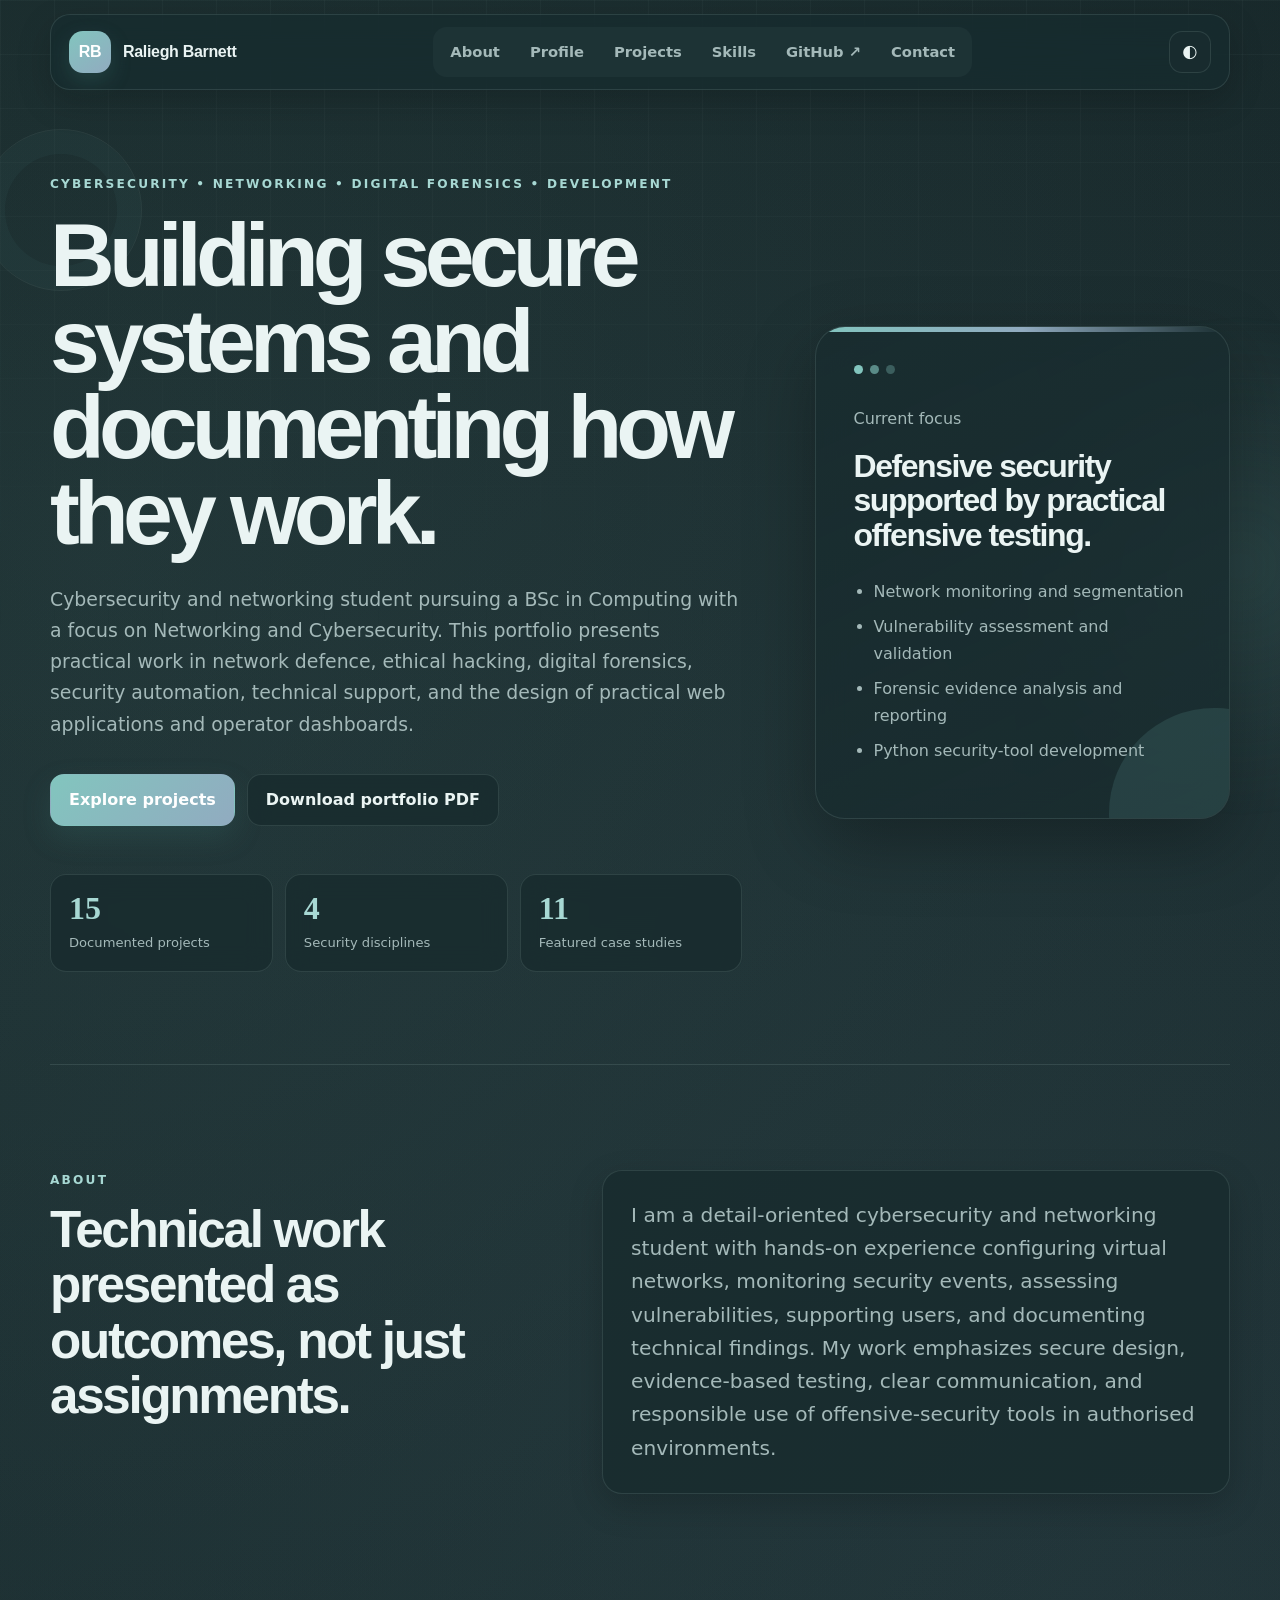
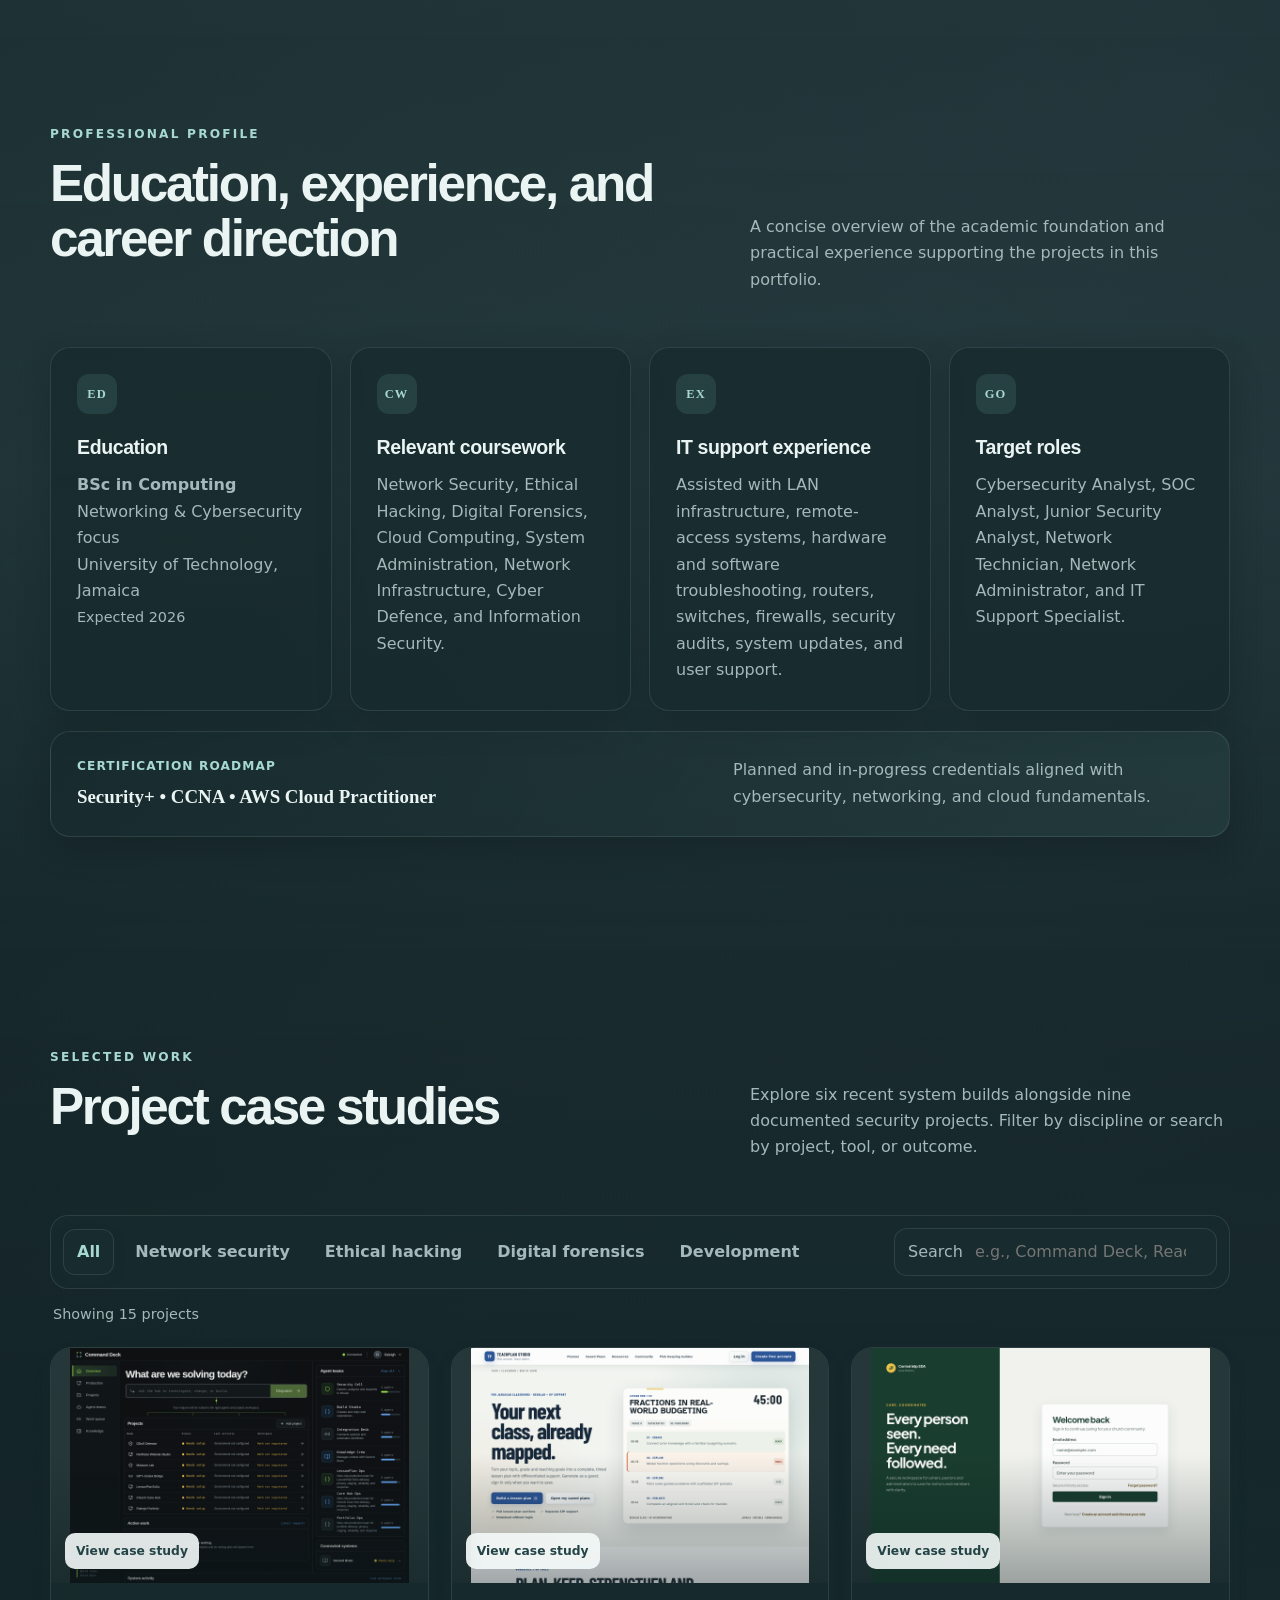
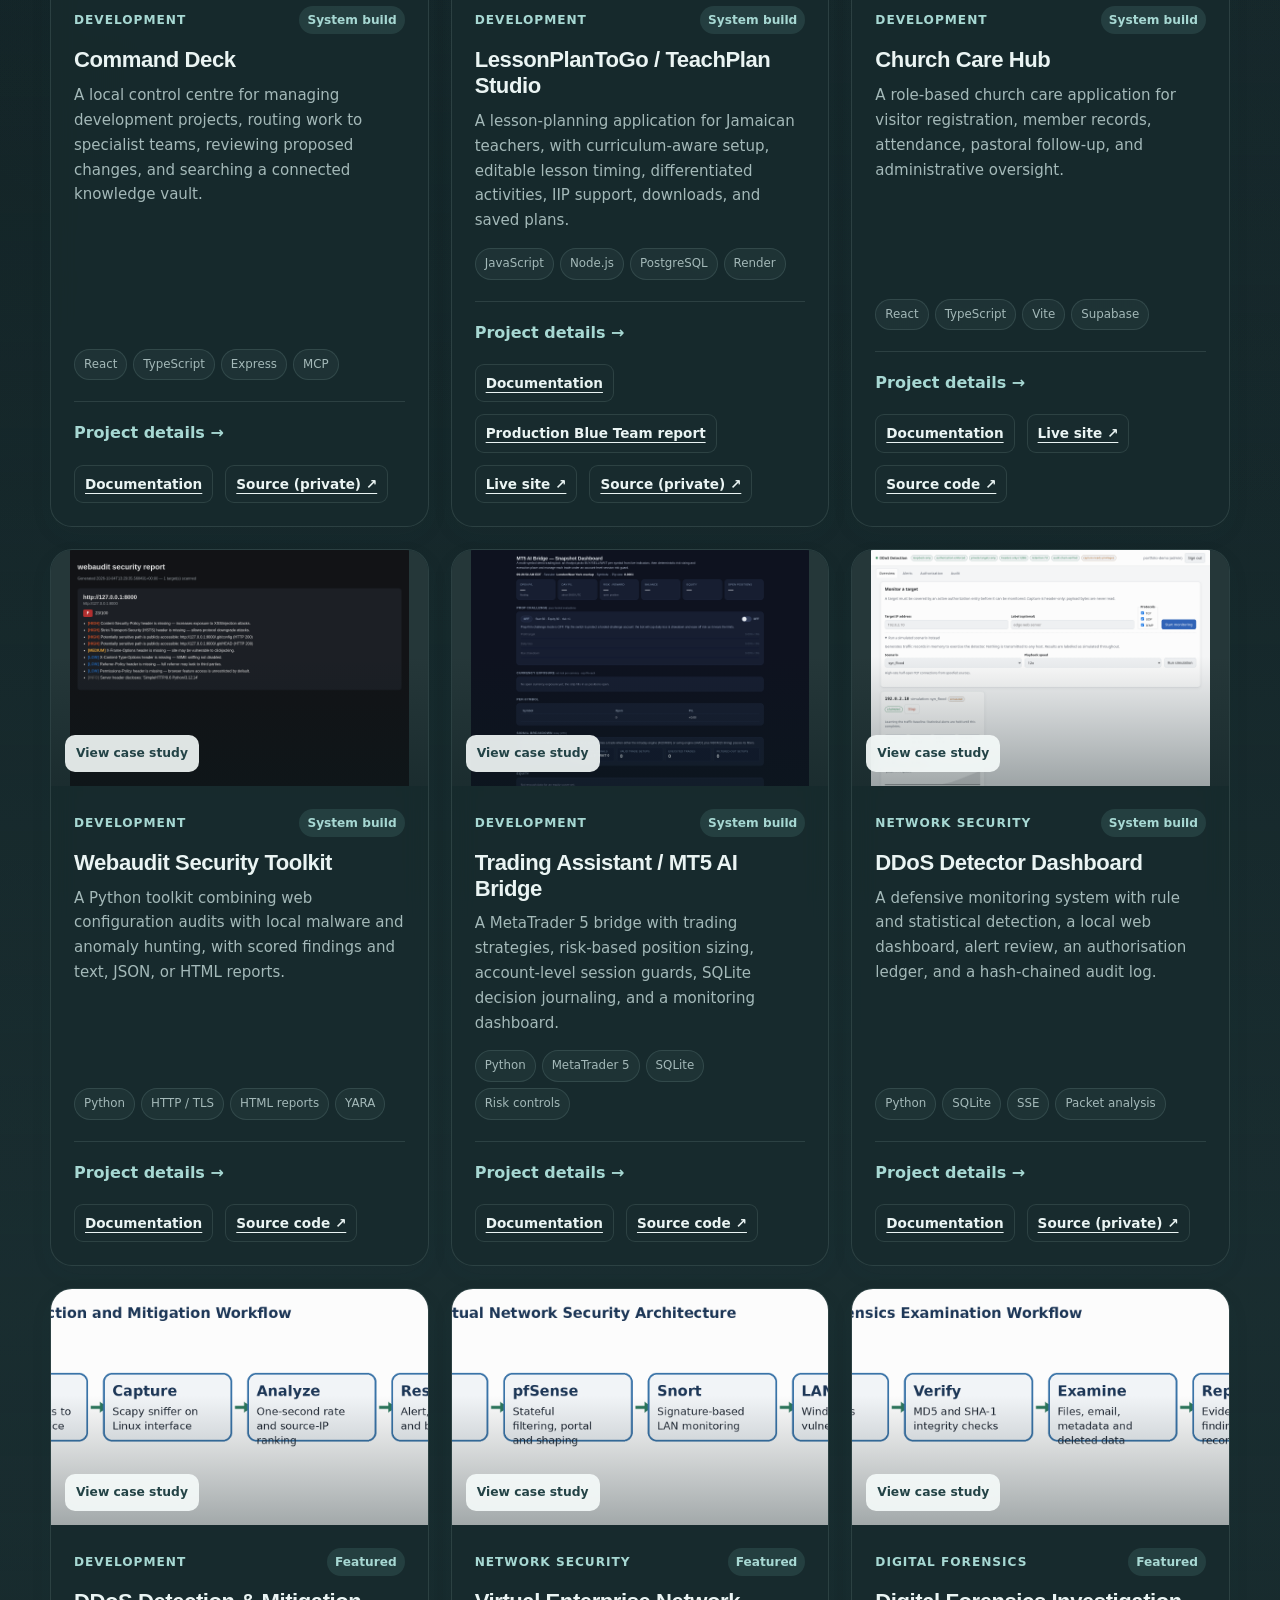
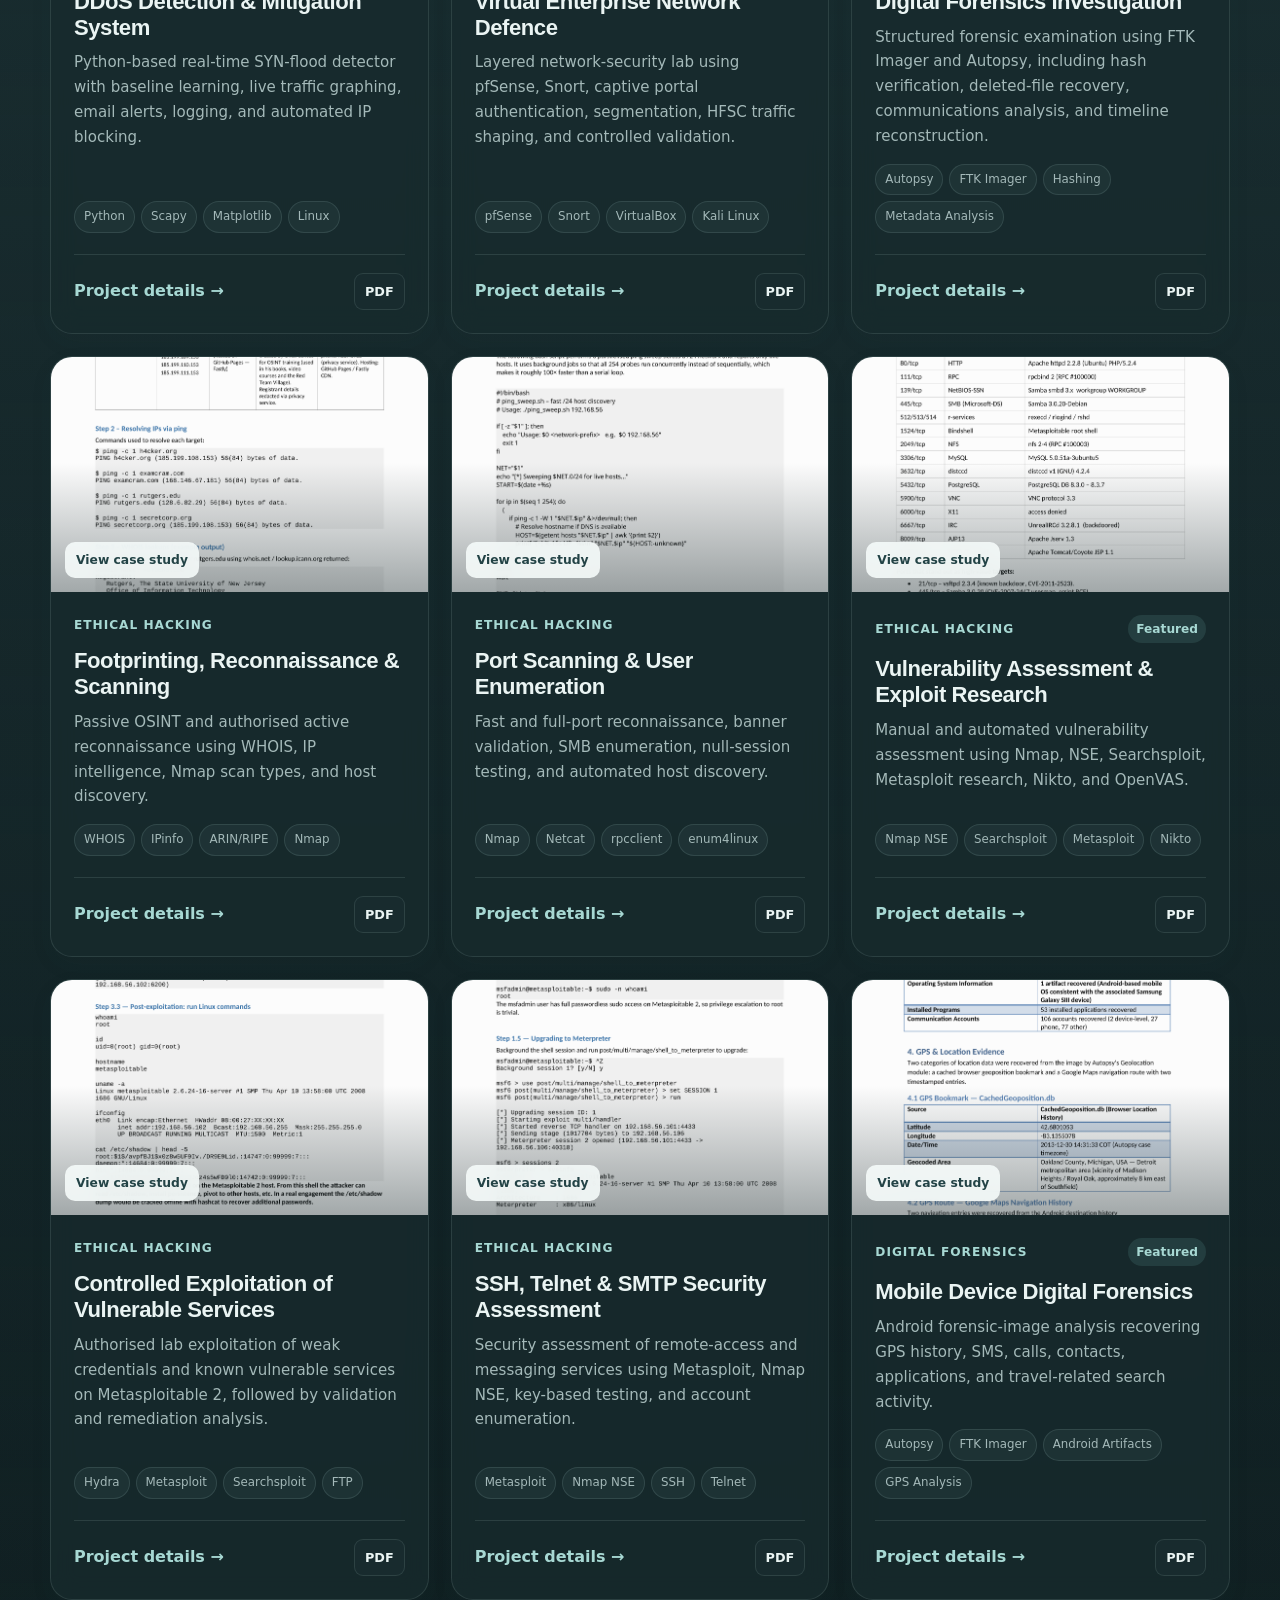
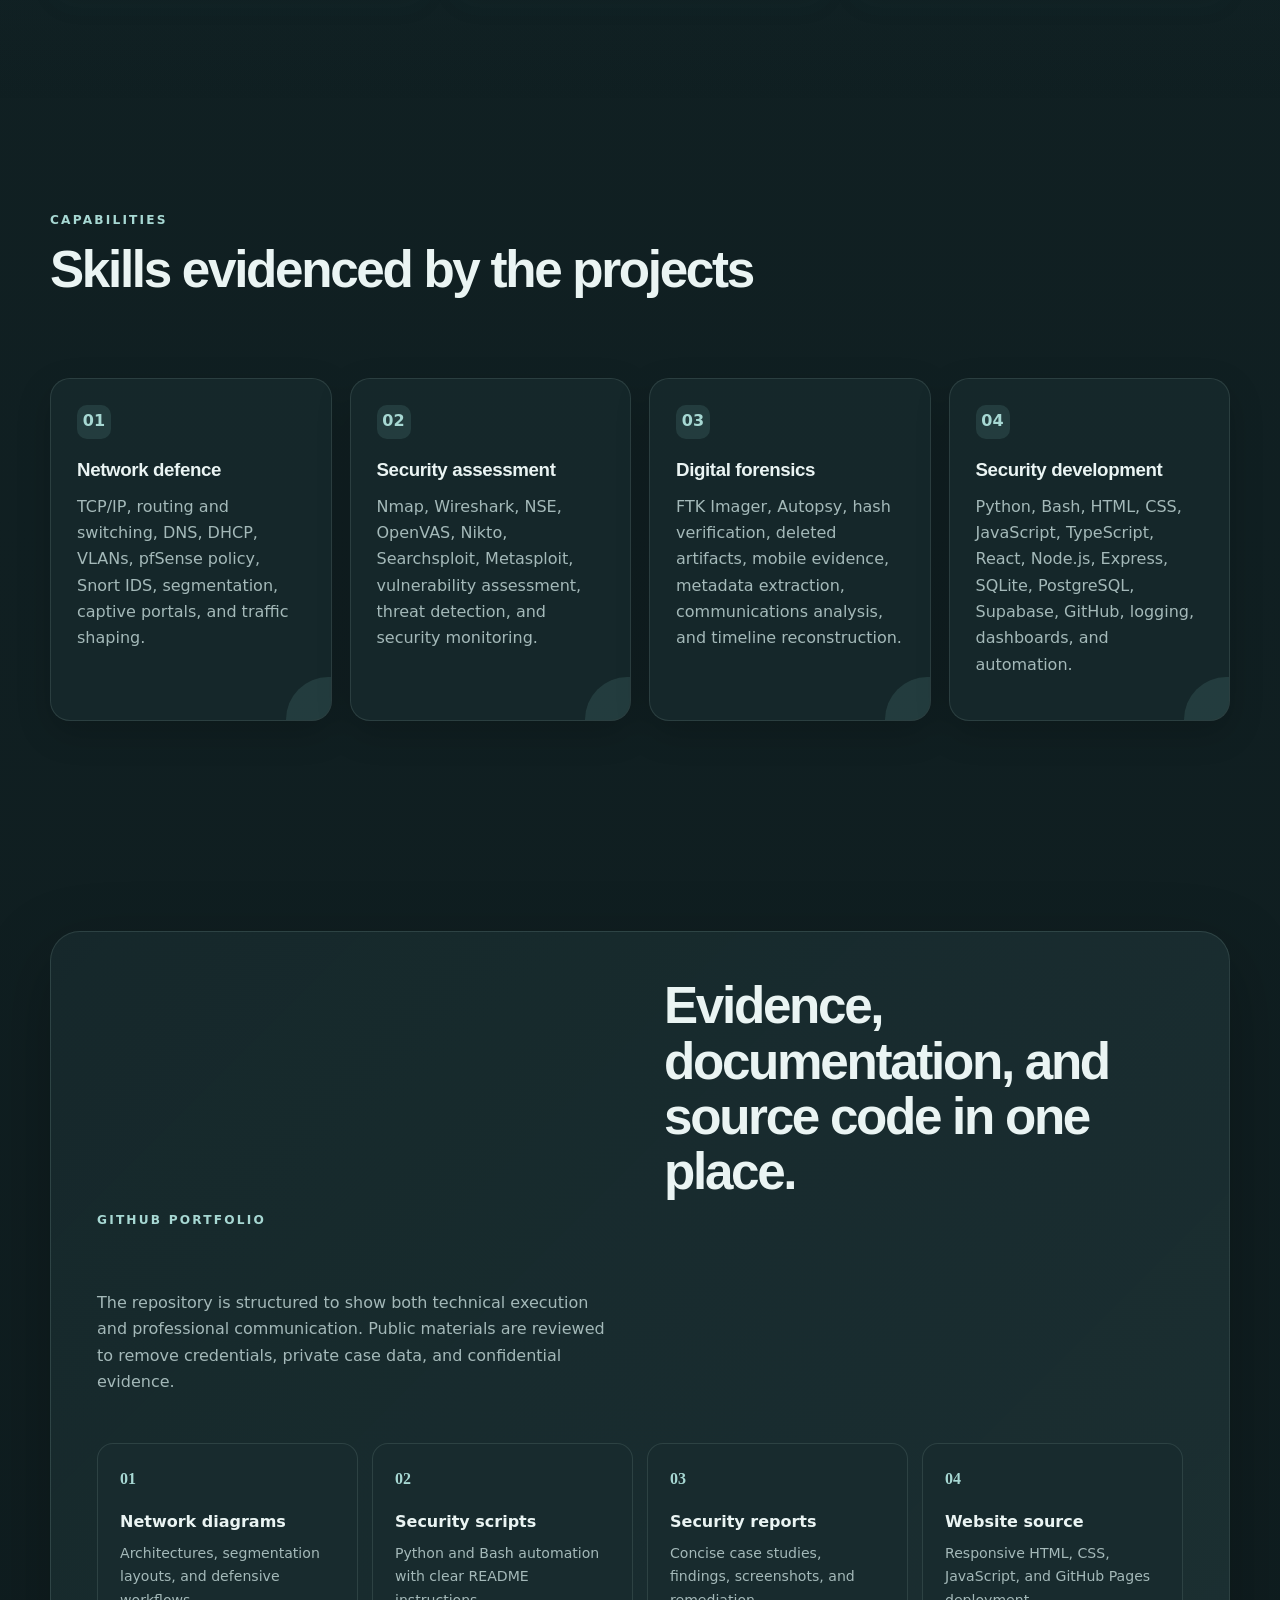
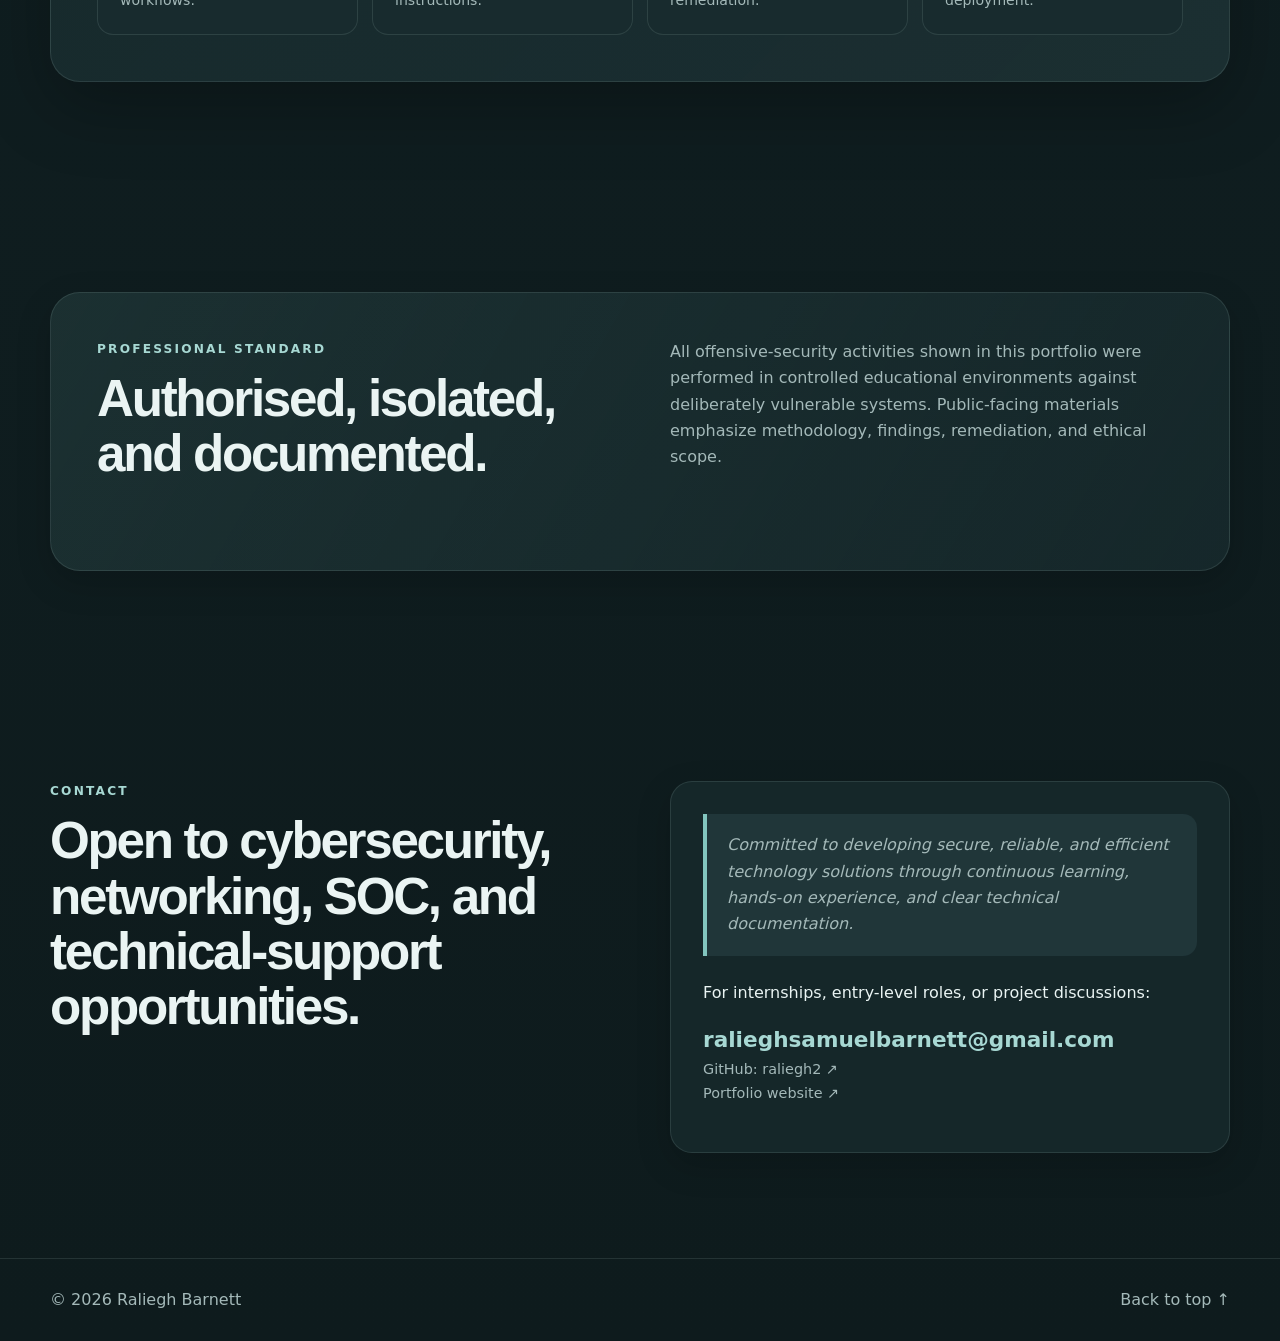
<file: index.html>
<!DOCTYPE html>

<html lang="en">
<head>
<meta charset="utf-8"/>
<meta http-equiv="Content-Security-Policy" content="default-src 'self'; script-src 'self'; style-src 'self' 'unsafe-inline' https://fonts.googleapis.com; font-src 'self' https://fonts.gstatic.com; img-src 'self' data:; connect-src 'self'; object-src 'none'; base-uri 'none'; form-action 'self'"/>
<meta name="referrer" content="no-referrer"/>
<meta content="width=device-width, initial-scale=1" name="viewport"/>
<meta content="Raliegh Barnett cybersecurity, networking, ethical hacking, development, and digital forensics portfolio." name="description"/>
<title>Raliegh Barnett | Cybersecurity & Systems Portfolio</title>
<link href="styles.css" rel="stylesheet"/>
<script defer="" src="project-data.js"></script>
<script defer="" src="script.js"></script>
</head>
<body>
<a class="skip-link" href="#projects">Skip to projects</a>
<header class="site-header">
<a aria-label="Portfolio home" class="brand" href="#top"><span>RB</span><strong>Raliegh Barnett</strong></a>
<nav aria-label="Primary navigation">
<a href="#about">About</a><a href="#profile">Profile</a><a href="#projects">Projects</a><a href="#skills">Skills</a><a href="https://github.com/raliegh2" target="_blank" rel="noopener">GitHub ↗</a><a href="#contact">Contact</a>
</nav>
<button aria-label="Toggle color theme" class="theme-toggle" id="themeToggle">◐</button>
</header>
<main id="top">
<section class="hero section-shell">
<div class="hero-copy">
<p class="eyebrow">Cybersecurity • Networking • Digital Forensics • Development</p>
<h1>Building secure systems and documenting how they work.</h1>
<p class="hero-text">Cybersecurity and networking student pursuing a BSc in Computing with a focus on Networking and Cybersecurity. This portfolio presents practical work in network defence, ethical hacking, digital forensics, security automation, technical support, and the design of practical web applications and operator dashboards.</p>
<div class="hero-actions">
<a class="button primary" href="#projects">Explore projects</a>
<a class="button secondary" href="assets/docs/Raliegh_Barnett_Cybersecurity_Portfolio_Complete.pdf" rel="noopener" target="_blank">Download portfolio PDF</a>
</div>
<div aria-label="Portfolio summary" class="hero-metrics">
<div><strong data-count="15">0</strong><span>Documented projects</span></div>
<div><strong data-count="4">0</strong><span>Security disciplines</span></div>
<div><strong data-count="11">0</strong><span>Featured case studies</span></div>
</div>
</div>
<div aria-label="Core capabilities" class="hero-panel">
<div class="signal"><span></span><span></span><span></span></div>
<p>Current focus</p>
<h2>Defensive security supported by practical offensive testing.</h2>
<ul>
<li>Network monitoring and segmentation</li>
<li>Vulnerability assessment and validation</li>
<li>Forensic evidence analysis and reporting</li>
<li>Python security-tool development</li>
</ul>
</div>
</section>
<section class="about section-shell section-pad" id="about">
<div>
<p class="section-label">About</p>
<h2>Technical work presented as outcomes, not just assignments.</h2>
</div>
<p>I am a detail-oriented cybersecurity and networking student with hands-on experience configuring virtual networks, monitoring security events, assessing vulnerabilities, supporting users, and documenting technical findings. My work emphasizes secure design, evidence-based testing, clear communication, and responsible use of offensive-security tools in authorised environments.</p>
</section>
<section class="profile-section section-pad" id="profile">
<div class="section-shell">
<div class="section-heading">
<div><p class="section-label">Professional profile</p><h2>Education, experience, and career direction</h2></div>
<p>A concise overview of the academic foundation and practical experience supporting the projects in this portfolio.</p>
</div>
<div class="profile-grid">
<article class="profile-card">
<span class="profile-icon">ED</span>
<h3>Education</h3>
<p><strong>BSc in Computing</strong><br/>Networking &amp; Cybersecurity focus<br/>University of Technology, Jamaica<br/><span class="muted">Expected 2026</span></p>
</article>
<article class="profile-card">
<span class="profile-icon">CW</span>
<h3>Relevant coursework</h3>
<p>Network Security, Ethical Hacking, Digital Forensics, Cloud Computing, System Administration, Network Infrastructure, Cyber Defence, and Information Security.</p>
</article>
<article class="profile-card">
<span class="profile-icon">EX</span>
<h3>IT support experience</h3>
<p>Assisted with LAN infrastructure, remote-access systems, hardware and software troubleshooting, routers, switches, firewalls, security audits, system updates, and user support.</p>
</article>
<article class="profile-card">
<span class="profile-icon">GO</span>
<h3>Target roles</h3>
<p>Cybersecurity Analyst, SOC Analyst, Junior Security Analyst, Network Technician, Network Administrator, and IT Support Specialist.</p>
</article>
</div>
<div class="cert-strip">
<div><span>Certification roadmap</span><strong>Security+ • CCNA • AWS Cloud Practitioner</strong></div>
<p>Planned and in-progress credentials aligned with cybersecurity, networking, and cloud fundamentals.</p>
</div>
</div>
</section>

<section class="projects-section section-pad" id="projects">
<div class="section-shell">
<div class="section-heading">
<div><p class="section-label">Selected work</p><h2>Project case studies</h2></div>
<p>Explore six recent system builds alongside nine documented security projects. Filter by discipline or search by project, tool, or outcome.</p>
</div>
<div class="project-controls">
<div aria-label="Project filters" class="filters" role="group">
<button class="filter active" aria-pressed="true" data-filter="All">All</button>
<button class="filter" aria-pressed="false" data-filter="Network Security">Network security</button>
<button class="filter" aria-pressed="false" data-filter="Ethical Hacking">Ethical hacking</button>
<button class="filter" aria-pressed="false" data-filter="Digital Forensics">Digital forensics</button>
<button class="filter" aria-pressed="false" data-filter="Development">Development</button>
</div>
<label class="search-box"><span>Search</span><input autocomplete="off" id="projectSearch" placeholder="e.g., Command Deck, React, Python" type="search"/></label>
</div>
<p aria-live="polite" class="result-count" id="resultCount">Showing 15 projects</p>
<div class="project-grid"><article class="project-card system-card" data-category="Development" data-search="command deck a local control centre for managing development projects, routing work to specialist teams, reviewing proposed changes, and searching a connected knowledge vault. react typescript express mcp">
<button class="card-media" data-open="command-deck" aria-label="Open Command Deck details"><img src="assets/images/command-deck.png" alt="Local demonstration of the actual Command Deck overview. Workspace paths were removed from the demo configuration; registered systems show Needs setup because their environments are not connected here." loading="lazy"/><span class="media-overlay">View case study</span></button>
<div class="card-body"><div class="card-kicker"><span>Development</span><span class="featured-badge">System build</span></div><h3>Command Deck</h3><p>A local control centre for managing development projects, routing work to specialist teams, reviewing proposed changes, and searching a connected knowledge vault.</p><div class="tag-row"><span>React</span><span>TypeScript</span><span>Express</span><span>MCP</span></div><div class="card-actions"><button class="text-button" data-open="command-deck">Project details →</button></div><div class="project-links"><a class="icon-link" href="assets/docs/command-deck.html">Documentation</a><a class="icon-link" href="https://github.com/raliegh2/command-deck-hub" target="_blank" rel="noopener">Source (private) ↗</a></div></div></article><article class="project-card system-card" data-category="Development" data-search="lessonplantogo / teachplan studio a lesson-planning application for jamaican teachers, with curriculum-aware setup, editable lesson timing, differentiated activities, iip support, downloads, and saved plans. javascript node.js postgresql render">
<button class="card-media" data-open="lessonplantogo" aria-label="Open LessonPlanToGo / TeachPlan Studio details"><img src="assets/images/lessonplantogo.png" alt="Actual public LessonPlanToGo homepage captured on 4 October 2026. The lesson run shown on the homepage is the application’s own example; no teacher account or saved plan was accessed." loading="lazy"/><span class="media-overlay">View case study</span></button>
<div class="card-body"><div class="card-kicker"><span>Development</span><span class="featured-badge">System build</span></div><h3>LessonPlanToGo / TeachPlan Studio</h3><p>A lesson-planning application for Jamaican teachers, with curriculum-aware setup, editable lesson timing, differentiated activities, IIP support, downloads, and saved plans.</p><div class="tag-row"><span>JavaScript</span><span>Node.js</span><span>PostgreSQL</span><span>Render</span></div><div class="card-actions"><button class="text-button" data-open="lessonplantogo">Project details →</button></div><div class="project-links"><a class="icon-link" href="assets/docs/lessonplantogo.html">Documentation</a><a class="icon-link" href="assets/docs/lessonplantogo-blue-team-2026-10-06.html">Production Blue Team report</a><a class="icon-link" href="https://lessonplantogo.onrender.com/" target="_blank" rel="noopener">Live site ↗</a><a class="icon-link" href="https://github.com/raliegh2/teachplan-studio" target="_blank" rel="noopener">Source (private) ↗</a></div></div></article><article class="project-card system-card" data-category="Development" data-search="church care hub a role-based church care application for visitor registration, member records, attendance, pastoral follow-up, and administrative oversight. react typescript vite supabase">
<button class="card-media" data-open="church-care-hub" aria-label="Open Church Care Hub details"><img src="assets/images/church-care-hub.png" alt="Actual public Church Care Hub sign-in screen captured on 4 October 2026. Member records and care data are behind authentication and were not accessed." loading="lazy"/><span class="media-overlay">View case study</span></button>
<div class="card-body"><div class="card-kicker"><span>Development</span><span class="featured-badge">System build</span></div><h3>Church Care Hub</h3><p>A role-based church care application for visitor registration, member records, attendance, pastoral follow-up, and administrative oversight.</p><div class="tag-row"><span>React</span><span>TypeScript</span><span>Vite</span><span>Supabase</span></div><div class="card-actions"><button class="text-button" data-open="church-care-hub">Project details →</button></div><div class="project-links"><a class="icon-link" href="assets/docs/church-care-hub.html">Documentation</a><a class="icon-link" href="https://church-care-hub.vercel.app/" target="_blank" rel="noopener">Live site ↗</a><a class="icon-link" href="https://github.com/raliegh2/church-care-hub" target="_blank" rel="noopener">Source code ↗</a></div></div></article><article class="project-card system-card" data-category="Development" data-search="webaudit security toolkit a python toolkit combining web configuration audits with local malware and anomaly hunting, with scored findings and text, json, or html reports. python http / tls html reports yara">
<button class="card-media" data-open="webaudit" aria-label="Open Webaudit Security Toolkit details"><img src="assets/images/webaudit-report.png" alt="Actual HTML report generated by Webaudit against this portfolio’s temporary local HTTP development server. Findings describe that development server and are not a production-site audit." loading="lazy"/><span class="media-overlay">View case study</span></button>
<div class="card-body"><div class="card-kicker"><span>Development</span><span class="featured-badge">System build</span></div><h3>Webaudit Security Toolkit</h3><p>A Python toolkit combining web configuration audits with local malware and anomaly hunting, with scored findings and text, JSON, or HTML reports.</p><div class="tag-row"><span>Python</span><span>HTTP / TLS</span><span>HTML reports</span><span>YARA</span></div><div class="card-actions"><button class="text-button" data-open="webaudit">Project details →</button></div><div class="project-links"><a class="icon-link" href="assets/docs/webaudit.html">Documentation</a><a class="icon-link" href="https://github.com/raliegh2/webaudit" target="_blank" rel="noopener">Source code ↗</a></div></div></article><article class="project-card system-card" data-category="Development" data-search="trading assistant / mt5 ai bridge a metatrader 5 bridge with trading strategies, risk-based position sizing, account-level session guards, sqlite decision journaling, and a monitoring dashboard. python metatrader 5 sqlite risk controls">
<button class="card-media" data-open="trading-assistant" aria-label="Open Trading Assistant / MT5 AI Bridge details"><img src="assets/images/trading-assistant.png" alt="Actual dashboard rendered by the repository from an empty local demonstration journal. No broker connection, live account, performance results, or trades were used." loading="lazy"/><span class="media-overlay">View case study</span></button>
<div class="card-body"><div class="card-kicker"><span>Development</span><span class="featured-badge">System build</span></div><h3>Trading Assistant / MT5 AI Bridge</h3><p>A MetaTrader 5 bridge with trading strategies, risk-based position sizing, account-level session guards, SQLite decision journaling, and a monitoring dashboard.</p><div class="tag-row"><span>Python</span><span>MetaTrader 5</span><span>SQLite</span><span>Risk controls</span></div><div class="card-actions"><button class="text-button" data-open="trading-assistant">Project details →</button></div><div class="project-links"><a class="icon-link" href="assets/docs/trading-assistant.html">Documentation</a><a class="icon-link" href="https://github.com/raliegh2/m5-bridge" target="_blank" rel="noopener">Source code ↗</a></div></div></article><article class="project-card system-card" data-category="Network Security" data-search="ddos detector dashboard a defensive monitoring system with rule and statistical detection, a local web dashboard, alert review, an authorisation ledger, and a hash-chained audit log. python sqlite sse packet analysis">
<button class="card-media" data-open="ddos-detector" aria-label="Open DDoS Detector Dashboard details"><img src="assets/images/ddos-dashboard.png" alt="Actual local dashboard running the repository’s built-in SYN-flood simulation. Records are generated in memory and visibly marked simulated; no packets were transmitted or captured." loading="lazy"/><span class="media-overlay">View case study</span></button>
<div class="card-body"><div class="card-kicker"><span>Network Security</span><span class="featured-badge">System build</span></div><h3>DDoS Detector Dashboard</h3><p>A defensive monitoring system with rule and statistical detection, a local web dashboard, alert review, an authorisation ledger, and a hash-chained audit log.</p><div class="tag-row"><span>Python</span><span>SQLite</span><span>SSE</span><span>Packet analysis</span></div><div class="card-actions"><button class="text-button" data-open="ddos-detector">Project details →</button></div><div class="project-links"><a class="icon-link" href="assets/docs/ddos-detector.html">Documentation</a><a class="icon-link" href="https://github.com/raliegh2/ddos-detect" target="_blank" rel="noopener">Source (private) ↗</a></div></div></article><article class="project-card" data-category="Development" data-search="ddos detection &amp; mitigation system python-based real-time syn-flood detector with baseline learning, live traffic graphing, email alerts, logging, and automated ip blocking. python scapy matplotlib linux iptables smtp">
<button aria-label="Open DDoS Detection &amp; Mitigation System details" class="card-media" data-open="ddos">
<img alt="Evidence preview for DDoS Detection &amp; Mitigation System" loading="lazy" src="assets/images/ddos_architecture.png"/>
<span class="media-overlay">View case study</span>
</button>
<div class="card-body">
<div class="card-kicker"><span>Development</span><span class="featured-badge">Featured</span></div>
<h3>DDoS Detection &amp; Mitigation System</h3>
<p>Python-based real-time SYN-flood detector with baseline learning, live traffic graphing, email alerts, logging, and automated IP blocking.</p>
<div class="tag-row"><span>Python</span><span>Scapy</span><span>Matplotlib</span><span>Linux</span></div>
<div class="card-actions">
<button class="text-button" data-open="ddos">Project details →</button>
<a class="icon-link" href="assets/docs/01_DDoS_Detection_and_Mitigation_System.pdf" rel="noopener" target="_blank">PDF</a>
</div>
</div>
</article><article class="project-card" data-category="Network Security" data-search="virtual enterprise network defence layered network-security lab using pfsense, snort, captive portal authentication, segmentation, hfsc traffic shaping, and controlled validation. pfsense snort virtualbox kali linux nmap hfsc">
<button aria-label="Open Virtual Enterprise Network Defence details" class="card-media" data-open="network-defence">
<img alt="Evidence preview for Virtual Enterprise Network Defence" loading="lazy" src="assets/images/network_architecture.png"/>
<span class="media-overlay">View case study</span>
</button>
<div class="card-body">
<div class="card-kicker"><span>Network Security</span><span class="featured-badge">Featured</span></div>
<h3>Virtual Enterprise Network Defence</h3>
<p>Layered network-security lab using pfSense, Snort, captive portal authentication, segmentation, HFSC traffic shaping, and controlled validation.</p>
<div class="tag-row"><span>pfSense</span><span>Snort</span><span>VirtualBox</span><span>Kali Linux</span></div>
<div class="card-actions">
<button class="text-button" data-open="network-defence">Project details →</button>
<a class="icon-link" href="assets/docs/02_Virtual_Enterprise_Network_Defence.pdf" rel="noopener" target="_blank">PDF</a>
</div>
</div>
</article><article class="project-card" data-category="Digital Forensics" data-search="digital forensics investigation structured forensic examination using ftk imager and autopsy, including hash verification, deleted-file recovery, communications analysis, and timeline reconstruction. autopsy ftk imager hashing metadata analysis timeline analysis">
<button aria-label="Open Digital Forensics Investigation details" class="card-media" data-open="forensics">
<img alt="Evidence preview for Digital Forensics Investigation" loading="lazy" src="assets/images/forensics_workflow.png"/>
<span class="media-overlay">View case study</span>
</button>
<div class="card-body">
<div class="card-kicker"><span>Digital Forensics</span><span class="featured-badge">Featured</span></div>
<h3>Digital Forensics Investigation</h3>
<p>Structured forensic examination using FTK Imager and Autopsy, including hash verification, deleted-file recovery, communications analysis, and timeline reconstruction.</p>
<div class="tag-row"><span>Autopsy</span><span>FTK Imager</span><span>Hashing</span><span>Metadata Analysis</span></div>
<div class="card-actions">
<button class="text-button" data-open="forensics">Project details →</button>
<a class="icon-link" href="assets/docs/03_Digital_Forensics_Investigation.pdf" rel="noopener" target="_blank">PDF</a>
</div>
</div>
</article><article class="project-card" data-category="Ethical Hacking" data-search="footprinting, reconnaissance &amp; scanning passive osint and authorised active reconnaissance using whois, ip intelligence, nmap scan types, and host discovery. whois ipinfo arin/ripe nmap kali linux">
<button aria-label="Open Footprinting, Reconnaissance &amp; Scanning details" class="card-media" data-open="osint">
<img alt="Evidence preview for Footprinting, Reconnaissance &amp; Scanning" loading="lazy" src="assets/images/osint_page.png"/>
<span class="media-overlay">View case study</span>
</button>
<div class="card-body">
<div class="card-kicker"><span>Ethical Hacking</span></div>
<h3>Footprinting, Reconnaissance &amp; Scanning</h3>
<p>Passive OSINT and authorised active reconnaissance using WHOIS, IP intelligence, Nmap scan types, and host discovery.</p>
<div class="tag-row"><span>WHOIS</span><span>IPinfo</span><span>ARIN/RIPE</span><span>Nmap</span></div>
<div class="card-actions">
<button class="text-button" data-open="osint">Project details →</button>
<a class="icon-link" href="assets/docs/04_Footprinting_Reconnaissance_and_Scanning.pdf" rel="noopener" target="_blank">PDF</a>
</div>
</div>
</article><article class="project-card" data-category="Ethical Hacking" data-search="port scanning &amp; user enumeration fast and full-port reconnaissance, banner validation, smb enumeration, null-session testing, and automated host discovery. nmap netcat rpcclient enum4linux bash">
<button aria-label="Open Port Scanning &amp; User Enumeration details" class="card-media" data-open="enumeration">
<img alt="Evidence preview for Port Scanning &amp; User Enumeration" loading="lazy" src="assets/images/enumeration_page.png"/>
<span class="media-overlay">View case study</span>
</button>
<div class="card-body">
<div class="card-kicker"><span>Ethical Hacking</span></div>
<h3>Port Scanning &amp; User Enumeration</h3>
<p>Fast and full-port reconnaissance, banner validation, SMB enumeration, null-session testing, and automated host discovery.</p>
<div class="tag-row"><span>Nmap</span><span>Netcat</span><span>rpcclient</span><span>enum4linux</span></div>
<div class="card-actions">
<button class="text-button" data-open="enumeration">Project details →</button>
<a class="icon-link" href="assets/docs/05_Port_Scanning_and_User_Enumeration.pdf" rel="noopener" target="_blank">PDF</a>
</div>
</div>
</article><article class="project-card" data-category="Ethical Hacking" data-search="vulnerability assessment &amp; exploit research manual and automated vulnerability assessment using nmap, nse, searchsploit, metasploit research, nikto, and openvas. nmap nse searchsploit metasploit nikto openvas bash">
<button aria-label="Open Vulnerability Assessment &amp; Exploit Research details" class="card-media" data-open="vuln-assessment">
<img alt="Evidence preview for Vulnerability Assessment &amp; Exploit Research" loading="lazy" src="assets/images/vuln_assessment_page.png"/>
<span class="media-overlay">View case study</span>
</button>
<div class="card-body">
<div class="card-kicker"><span>Ethical Hacking</span><span class="featured-badge">Featured</span></div>
<h3>Vulnerability Assessment &amp; Exploit Research</h3>
<p>Manual and automated vulnerability assessment using Nmap, NSE, Searchsploit, Metasploit research, Nikto, and OpenVAS.</p>
<div class="tag-row"><span>Nmap NSE</span><span>Searchsploit</span><span>Metasploit</span><span>Nikto</span></div>
<div class="card-actions">
<button class="text-button" data-open="vuln-assessment">Project details →</button>
<a class="icon-link" href="assets/docs/06_Vulnerability_Assessment_and_Exploit_Research.pdf" rel="noopener" target="_blank">PDF</a>
</div>
</div>
</article><article class="project-card" data-category="Ethical Hacking" data-search="controlled exploitation of vulnerable services authorised lab exploitation of weak credentials and known vulnerable services on metasploitable 2, followed by validation and remediation analysis. hydra metasploit searchsploit ftp nmap">
<button aria-label="Open Controlled Exploitation of Vulnerable Services details" class="card-media" data-open="controlled-exploitation">
<img alt="Evidence preview for Controlled Exploitation of Vulnerable Services" loading="lazy" src="assets/images/controlled_exploitation_page.png"/>
<span class="media-overlay">View case study</span>
</button>
<div class="card-body">
<div class="card-kicker"><span>Ethical Hacking</span></div>
<h3>Controlled Exploitation of Vulnerable Services</h3>
<p>Authorised lab exploitation of weak credentials and known vulnerable services on Metasploitable 2, followed by validation and remediation analysis.</p>
<div class="tag-row"><span>Hydra</span><span>Metasploit</span><span>Searchsploit</span><span>FTP</span></div>
<div class="card-actions">
<button class="text-button" data-open="controlled-exploitation">Project details →</button>
<a class="icon-link" href="assets/docs/07_Controlled_Exploitation_of_Vulnerable_Services.pdf" rel="noopener" target="_blank">PDF</a>
</div>
</div>
</article><article class="project-card" data-category="Ethical Hacking" data-search="ssh, telnet &amp; smtp security assessment security assessment of remote-access and messaging services using metasploit, nmap nse, key-based testing, and account enumeration. metasploit nmap nse ssh telnet smtp-user-enum">
<button aria-label="Open SSH, Telnet &amp; SMTP Security Assessment details" class="card-media" data-open="service-security">
<img alt="Evidence preview for SSH, Telnet &amp; SMTP Security Assessment" loading="lazy" src="assets/images/ssh_assessment_page.png"/>
<span class="media-overlay">View case study</span>
</button>
<div class="card-body">
<div class="card-kicker"><span>Ethical Hacking</span></div>
<h3>SSH, Telnet &amp; SMTP Security Assessment</h3>
<p>Security assessment of remote-access and messaging services using Metasploit, Nmap NSE, key-based testing, and account enumeration.</p>
<div class="tag-row"><span>Metasploit</span><span>Nmap NSE</span><span>SSH</span><span>Telnet</span></div>
<div class="card-actions">
<button class="text-button" data-open="service-security">Project details →</button>
<a class="icon-link" href="assets/docs/08_SSH_Telnet_and_SMTP_Security_Assessment.pdf" rel="noopener" target="_blank">PDF</a>
</div>
</div>
</article><article class="project-card" data-category="Digital Forensics" data-search="mobile device digital forensics android forensic-image analysis recovering gps history, sms, calls, contacts, applications, and travel-related search activity. autopsy ftk imager android artifacts gps analysis timeline reconstruction">
<button aria-label="Open Mobile Device Digital Forensics details" class="card-media" data-open="mobile-forensics">
<img alt="Evidence preview for Mobile Device Digital Forensics" loading="lazy" src="assets/images/mobile_forensics_page.png"/>
<span class="media-overlay">View case study</span>
</button>
<div class="card-body">
<div class="card-kicker"><span>Digital Forensics</span><span class="featured-badge">Featured</span></div>
<h3>Mobile Device Digital Forensics</h3>
<p>Android forensic-image analysis recovering GPS history, SMS, calls, contacts, applications, and travel-related search activity.</p>
<div class="tag-row"><span>Autopsy</span><span>FTK Imager</span><span>Android Artifacts</span><span>GPS Analysis</span></div>
<div class="card-actions">
<button class="text-button" data-open="mobile-forensics">Project details →</button>
<a class="icon-link" href="assets/docs/09_Mobile_Device_Digital_Forensics.pdf" rel="noopener" target="_blank">PDF</a>
</div>
</div>
</article></div>
<div class="empty-state" hidden="" id="emptyState">No projects match that search.</div>
</div>
</section>
<section class="skills section-shell section-pad" id="skills">
<div class="section-heading"><div><p class="section-label">Capabilities</p><h2>Skills evidenced by the projects</h2></div></div>
<div class="skill-grid">
<article><span>01</span><h3>Network defence</h3><p>TCP/IP, routing and switching, DNS, DHCP, VLANs, pfSense policy, Snort IDS, segmentation, captive portals, and traffic shaping.</p></article>
<article><span>02</span><h3>Security assessment</h3><p>Nmap, Wireshark, NSE, OpenVAS, Nikto, Searchsploit, Metasploit, vulnerability assessment, threat detection, and security monitoring.</p></article>
<article><span>03</span><h3>Digital forensics</h3><p>FTK Imager, Autopsy, hash verification, deleted artifacts, mobile evidence, metadata extraction, communications analysis, and timeline reconstruction.</p></article>
<article><span>04</span><h3>Security development</h3><p>Python, Bash, HTML, CSS, JavaScript, TypeScript, React, Node.js, Express, SQLite, PostgreSQL, Supabase, GitHub, logging, dashboards, and automation.</p></article>
</div>
</section>

<section class="github-section section-shell section-pad" id="github">
<div class="github-panel">
<div>
<p class="section-label">GitHub portfolio</p>
<h2>Evidence, documentation, and source code in one place.</h2>
<p>The repository is structured to show both technical execution and professional communication. Public materials are reviewed to remove credentials, private case data, and confidential evidence.</p>
</div>
<div class="repo-grid">
<div><span>01</span><strong>Network diagrams</strong><p>Architectures, segmentation layouts, and defensive workflows.</p></div>
<div><span>02</span><strong>Security scripts</strong><p>Python and Bash automation with clear README instructions.</p></div>
<div><span>03</span><strong>Security reports</strong><p>Concise case studies, findings, screenshots, and remediation.</p></div>
<div><span>04</span><strong>Website source</strong><p>Responsive HTML, CSS, JavaScript, and GitHub Pages deployment.</p></div>
</div>
</div>
</section>
<section class="ethics section-pad">
<div class="section-shell ethics-box"><div><p class="section-label">Professional standard</p><h2>Authorised, isolated, and documented.</h2></div><p>All offensive-security activities shown in this portfolio were performed in controlled educational environments against deliberately vulnerable systems. Public-facing materials emphasize methodology, findings, remediation, and ethical scope.</p></div>
</section>
<section class="contact section-shell section-pad" id="contact">
<div><p class="section-label">Contact</p><h2>Open to cybersecurity, networking, SOC, and technical-support opportunities.</h2></div>
<div class="contact-card"><blockquote class="professional-statement">Committed to developing secure, reliable, and efficient technology solutions through continuous learning, hands-on experience, and clear technical documentation.</blockquote><p>For internships, entry-level roles, or project discussions:</p><a href="mailto:ralieghsamuelbarnett@gmail.com">ralieghsamuelbarnett@gmail.com</a><p class="muted"><a href="https://github.com/raliegh2" target="_blank" rel="noopener">GitHub: raliegh2 ↗</a><br/><a href="https://raliegh2.github.io/raliegh-cybersecurity-portfolio/">Portfolio website ↗</a></p></div>
</section>
</main>
<footer><div class="section-shell"><span>© 2026 Raliegh Barnett</span><a href="#top">Back to top ↑</a></div></footer>
<dialog class="project-dialog" id="projectDialog" aria-labelledby="dialogTitle">
<button aria-label="Close project details" class="dialog-close">×</button>
<div class="dialog-layout">
<figure class="dialog-image-wrap"><a id="dialogScreenshot" target="_blank" rel="noopener" aria-label="Open full-size project screenshot"><img alt="" id="dialogImage"/></a><figcaption id="dialogCaption"></figcaption></figure>
<div class="dialog-content">
<p class="section-label" id="dialogCategory"></p>
<h2 id="dialogTitle"></h2>
<p id="dialogOverview"></p>
<h3>Project highlights</h3><ul id="dialogHighlights"></ul>
<div class="result-box"><strong>Outcome</strong><p id="dialogResult"></p></div>
<div class="tag-row" id="dialogTools"></div>
<div class="project-links"><a class="button primary" id="dialogDoc" rel="noopener" target="_blank">Open detailed PDF</a><a class="button secondary" id="dialogLive" target="_blank" rel="noopener" hidden>Open live site ↗</a><a class="button secondary" id="dialogRepo" target="_blank" rel="noopener" hidden>Source code ↗</a></div>
</div>
</div>
</dialog>

</body>
</html>
</file>
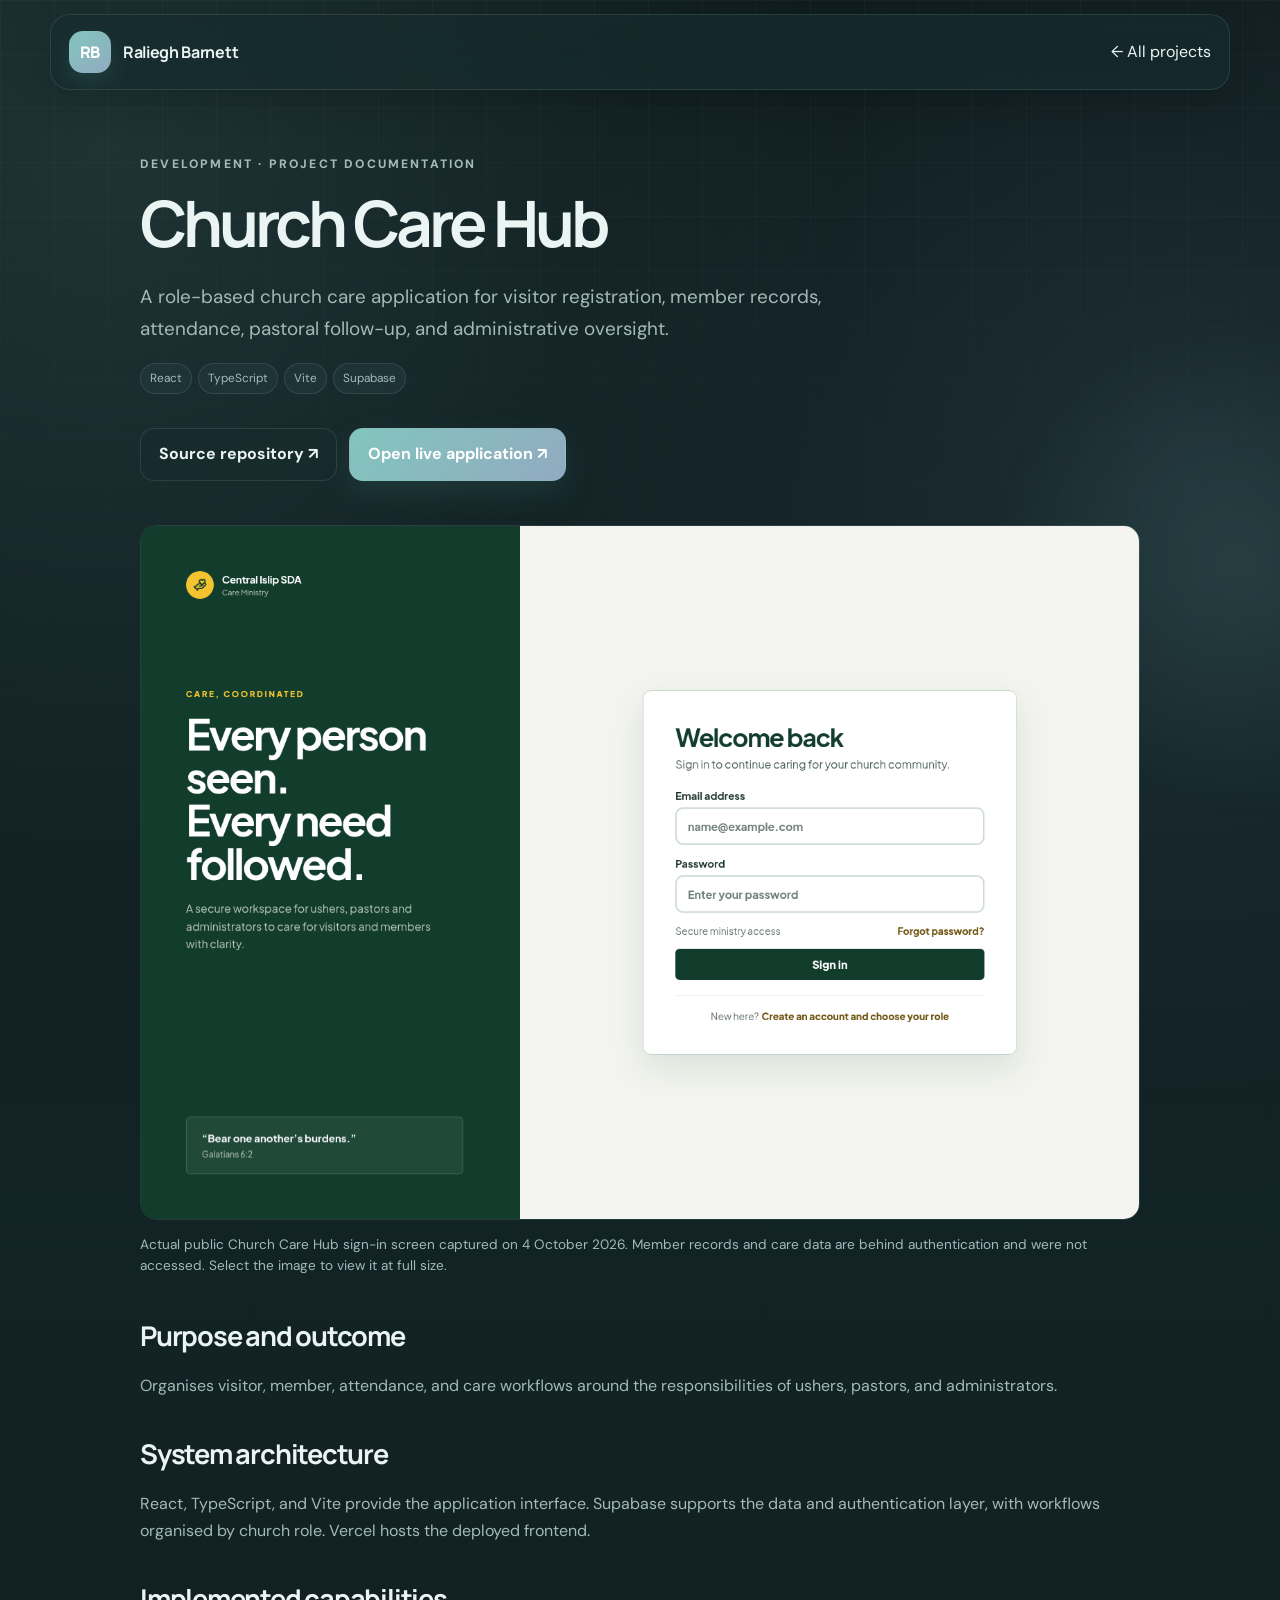
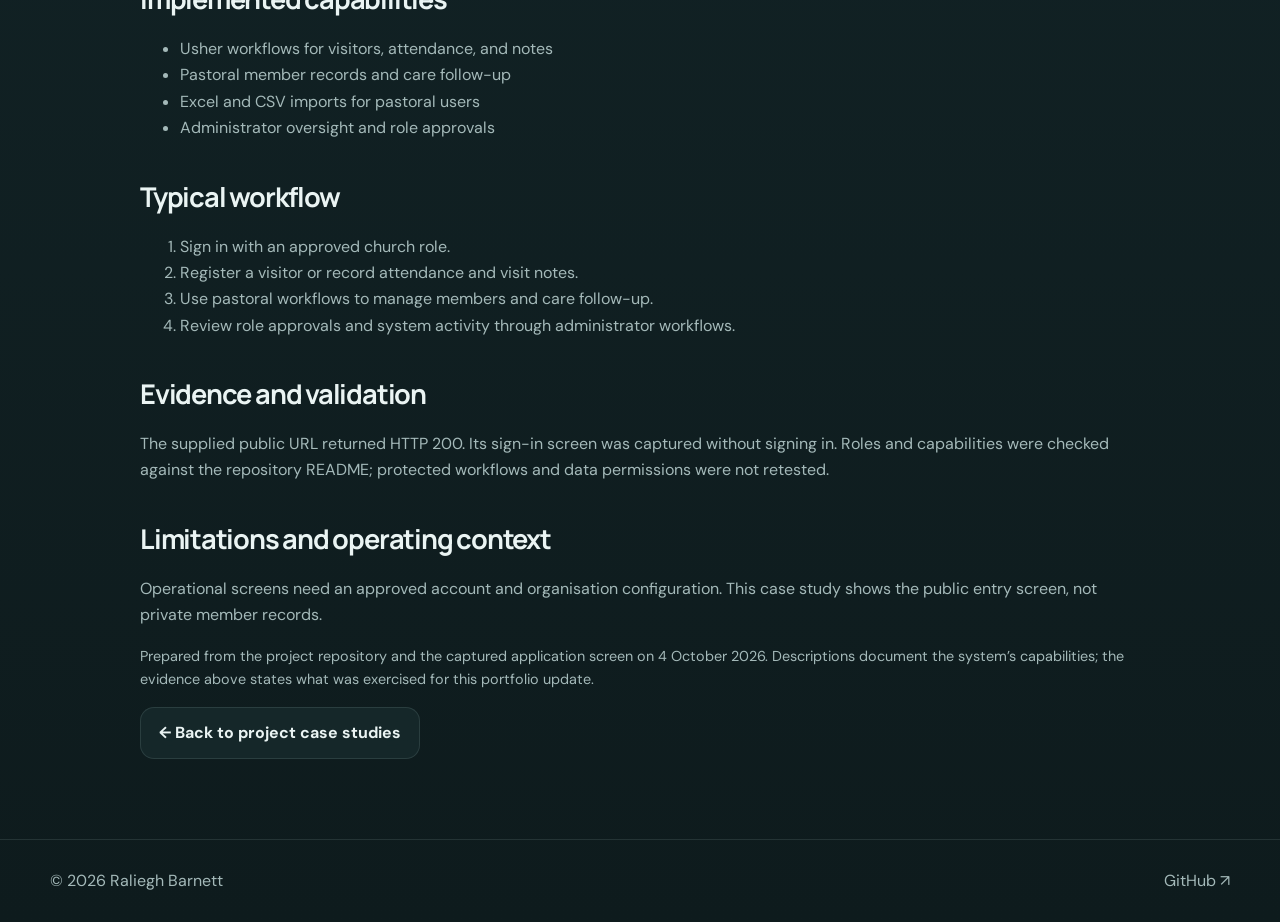
<file: assets/docs/church-care-hub.html>
<!doctype html><html lang="en"><head><meta charset="utf-8"><meta name="viewport" content="width=device-width,initial-scale=1"><meta name="description" content="A role-based church care application for visitor registration, member records, attendance, pastoral follow-up, and administrative oversight."><title>Church Care Hub | Raliegh Barnett</title><link rel="stylesheet" href="../../styles.css"></head><body>
<header class="site-header"><a class="brand" href="../../index.html#projects"><span>RB</span><strong>Raliegh Barnett</strong></a><a href="../../index.html#projects">← All projects</a></header>
<main class="section-shell documentation"><p class="section-label">Development · Project documentation</p><h1>Church Care Hub</h1><p class="hero-text">A role-based church care application for visitor registration, member records, attendance, pastoral follow-up, and administrative oversight.</p><div class="tag-row"><span>React</span><span>TypeScript</span><span>Vite</span><span>Supabase</span></div><div class="hero-actions"><a class="button secondary" href="https://github.com/raliegh2/church-care-hub" target="_blank" rel="noopener">Source repository ↗</a><a class="button primary" href="https://church-care-hub.vercel.app/" target="_blank" rel="noopener">Open live application ↗</a></div>
<figure class="documentation-evidence"><a href="../images/church-care-hub.png" target="_blank" rel="noopener"><img src="../images/church-care-hub.png" alt="Actual public Church Care Hub sign-in screen captured on 4 October 2026. Member records and care data are behind authentication and were not accessed."></a><figcaption>Actual public Church Care Hub sign-in screen captured on 4 October 2026. Member records and care data are behind authentication and were not accessed. Select the image to view it at full size.</figcaption></figure>
<h2>Purpose and outcome</h2><p>Organises visitor, member, attendance, and care workflows around the responsibilities of ushers, pastors, and administrators.</p><h2>System architecture</h2><p>React, TypeScript, and Vite provide the application interface. Supabase supports the data and authentication layer, with workflows organised by church role. Vercel hosts the deployed frontend.</p><h2>Implemented capabilities</h2><ul><li>Usher workflows for visitors, attendance, and notes</li><li>Pastoral member records and care follow-up</li><li>Excel and CSV imports for pastoral users</li><li>Administrator oversight and role approvals</li></ul><h2>Typical workflow</h2><ol><li>Sign in with an approved church role.</li><li>Register a visitor or record attendance and visit notes.</li><li>Use pastoral workflows to manage members and care follow-up.</li><li>Review role approvals and system activity through administrator workflows.</li></ol><h2>Evidence and validation</h2><p>The supplied public URL returned HTTP 200. Its sign-in screen was captured without signing in. Roles and capabilities were checked against the repository README; protected workflows and data permissions were not retested.</p><h2>Limitations and operating context</h2><p>Operational screens need an approved account and organisation configuration. This case study shows the public entry screen, not private member records.</p><p class="muted">Prepared from the project repository and the captured application screen on 4 October 2026. Descriptions document the system’s capabilities; the evidence above states what was exercised for this portfolio update.</p><a class="button secondary" href="../../index.html#projects">← Back to project case studies</a></main><footer><div class="section-shell"><span>© 2026 Raliegh Barnett</span><a href="https://github.com/raliegh2" target="_blank" rel="noopener">GitHub ↗</a></div></footer></body></html>
</file>
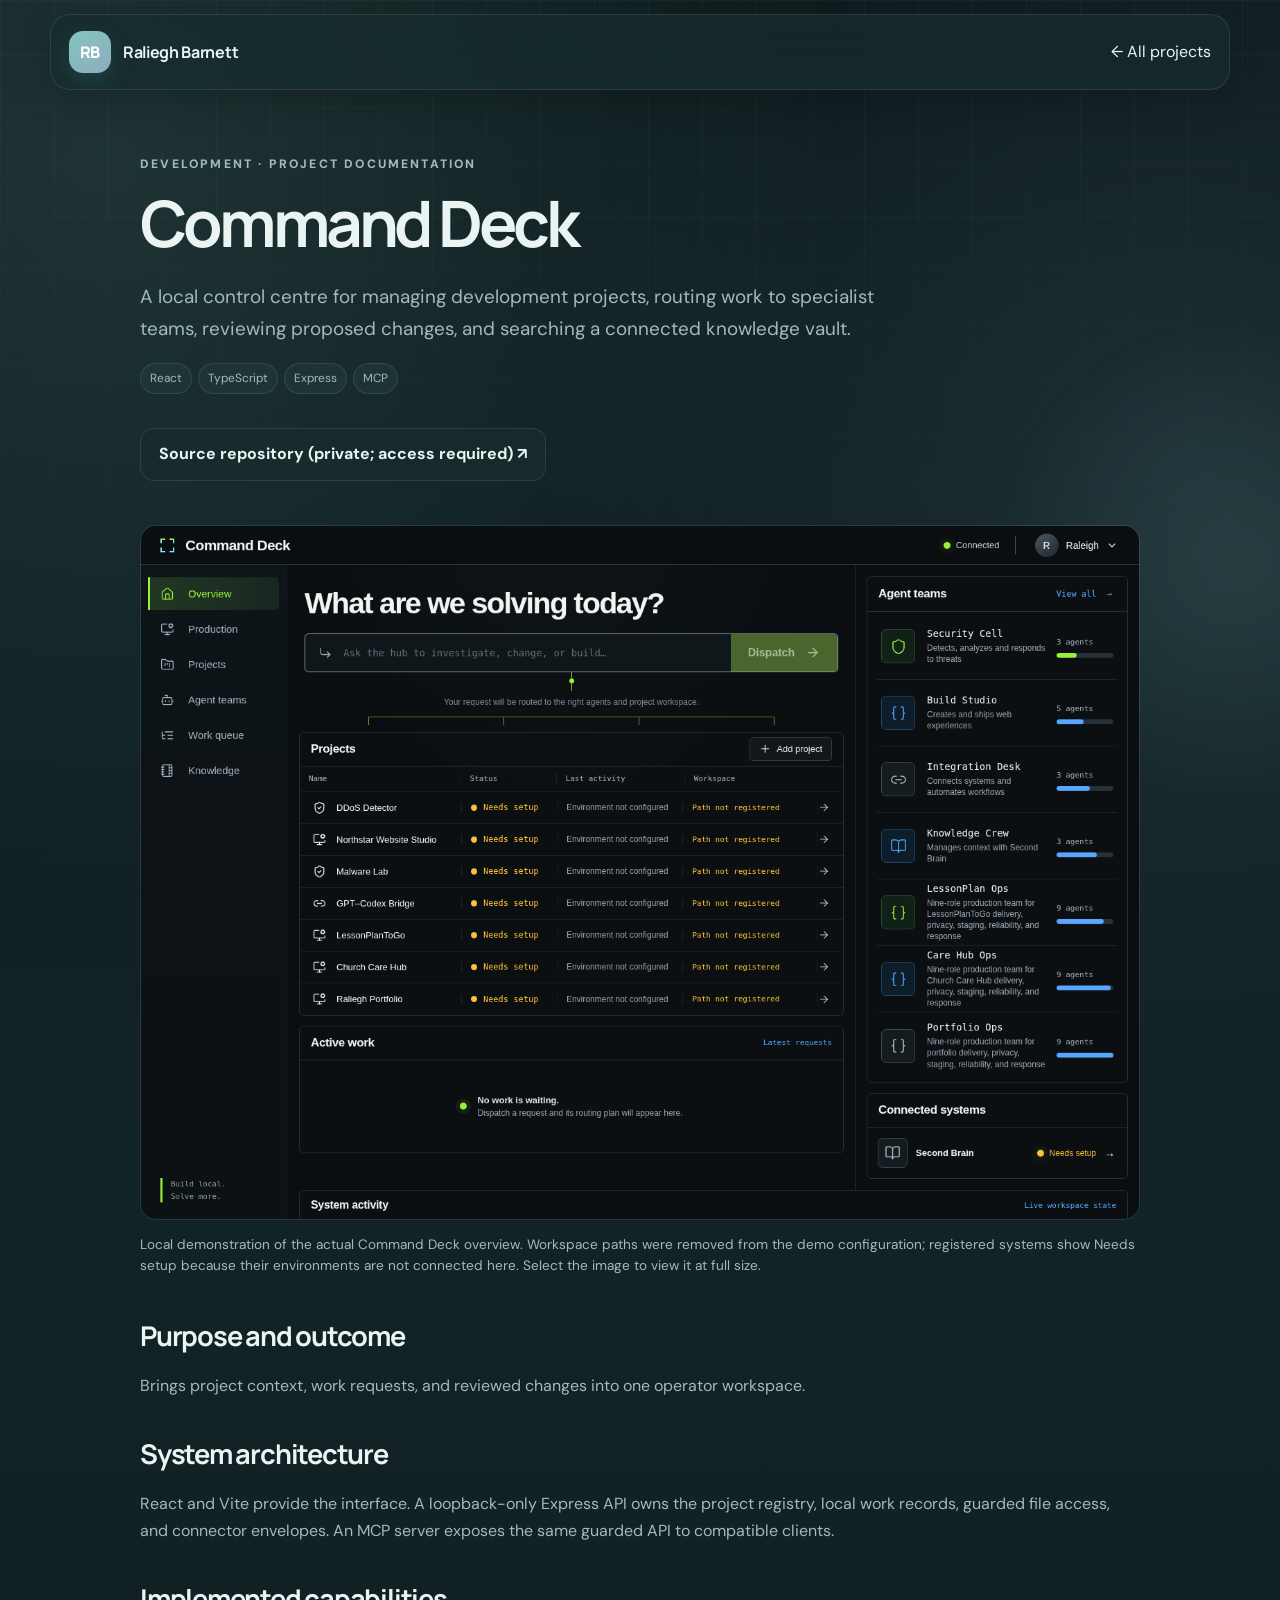
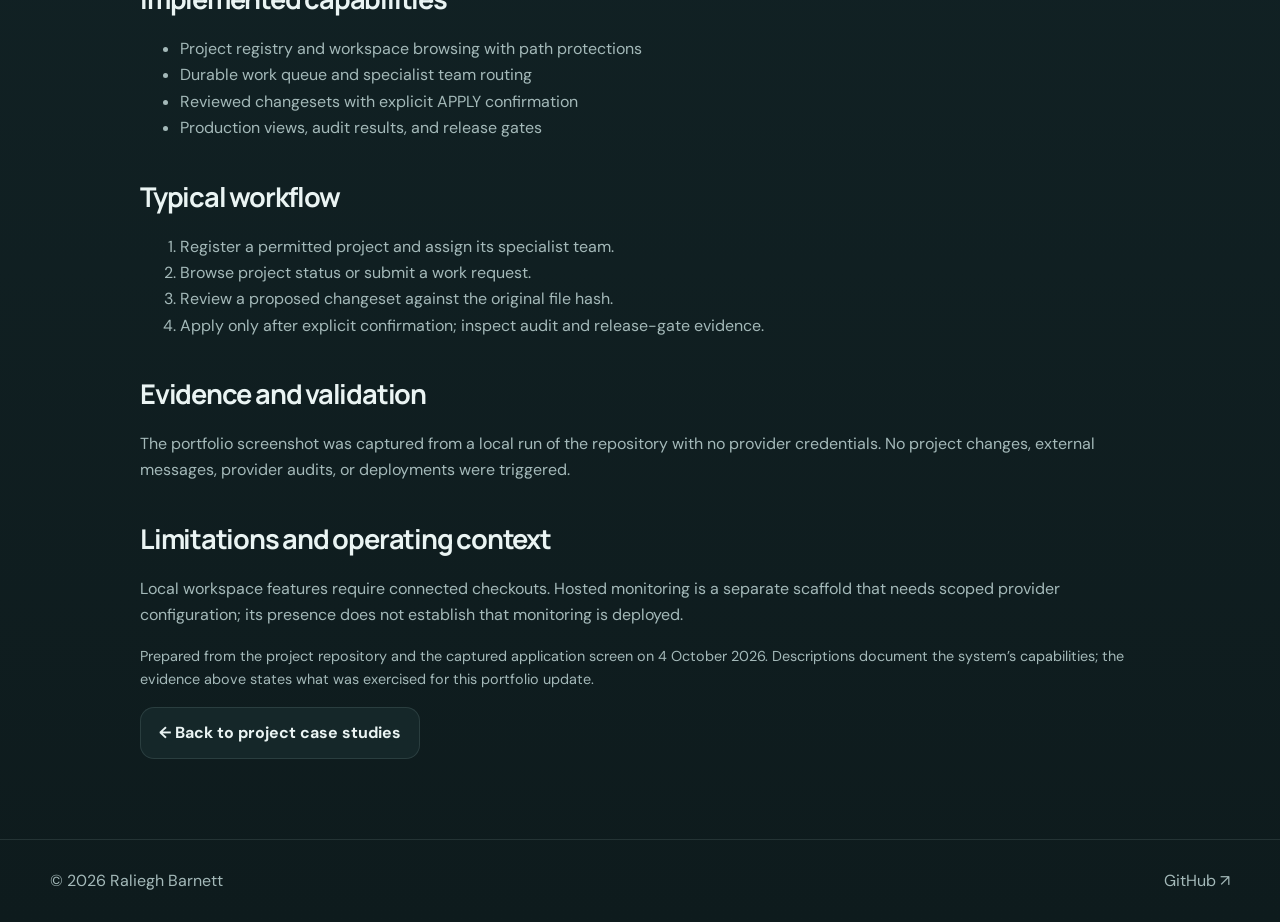
<file: assets/docs/command-deck.html>
<!doctype html><html lang="en"><head><meta charset="utf-8"><meta name="viewport" content="width=device-width,initial-scale=1"><meta name="description" content="A local control centre for managing development projects, routing work to specialist teams, reviewing proposed changes, and searching a connected knowledge vault."><title>Command Deck | Raliegh Barnett</title><link rel="stylesheet" href="../../styles.css"></head><body>
<header class="site-header"><a class="brand" href="../../index.html#projects"><span>RB</span><strong>Raliegh Barnett</strong></a><a href="../../index.html#projects">← All projects</a></header>
<main class="section-shell documentation"><p class="section-label">Development · Project documentation</p><h1>Command Deck</h1><p class="hero-text">A local control centre for managing development projects, routing work to specialist teams, reviewing proposed changes, and searching a connected knowledge vault.</p><div class="tag-row"><span>React</span><span>TypeScript</span><span>Express</span><span>MCP</span></div><div class="hero-actions"><a class="button secondary" href="https://github.com/raliegh2/command-deck-hub" target="_blank" rel="noopener">Source repository (private; access required) ↗</a></div>
<figure class="documentation-evidence"><a href="../images/command-deck.png" target="_blank" rel="noopener"><img src="../images/command-deck.png" alt="Local demonstration of the actual Command Deck overview. Workspace paths were removed from the demo configuration; registered systems show Needs setup because their environments are not connected here."></a><figcaption>Local demonstration of the actual Command Deck overview. Workspace paths were removed from the demo configuration; registered systems show Needs setup because their environments are not connected here. Select the image to view it at full size.</figcaption></figure>
<h2>Purpose and outcome</h2><p>Brings project context, work requests, and reviewed changes into one operator workspace.</p><h2>System architecture</h2><p>React and Vite provide the interface. A loopback-only Express API owns the project registry, local work records, guarded file access, and connector envelopes. An MCP server exposes the same guarded API to compatible clients.</p><h2>Implemented capabilities</h2><ul><li>Project registry and workspace browsing with path protections</li><li>Durable work queue and specialist team routing</li><li>Reviewed changesets with explicit APPLY confirmation</li><li>Production views, audit results, and release gates</li></ul><h2>Typical workflow</h2><ol><li>Register a permitted project and assign its specialist team.</li><li>Browse project status or submit a work request.</li><li>Review a proposed changeset against the original file hash.</li><li>Apply only after explicit confirmation; inspect audit and release-gate evidence.</li></ol><h2>Evidence and validation</h2><p>The portfolio screenshot was captured from a local run of the repository with no provider credentials. No project changes, external messages, provider audits, or deployments were triggered.</p><h2>Limitations and operating context</h2><p>Local workspace features require connected checkouts. Hosted monitoring is a separate scaffold that needs scoped provider configuration; its presence does not establish that monitoring is deployed.</p><p class="muted">Prepared from the project repository and the captured application screen on 4 October 2026. Descriptions document the system’s capabilities; the evidence above states what was exercised for this portfolio update.</p><a class="button secondary" href="../../index.html#projects">← Back to project case studies</a></main><footer><div class="section-shell"><span>© 2026 Raliegh Barnett</span><a href="https://github.com/raliegh2" target="_blank" rel="noopener">GitHub ↗</a></div></footer></body></html>
</file>
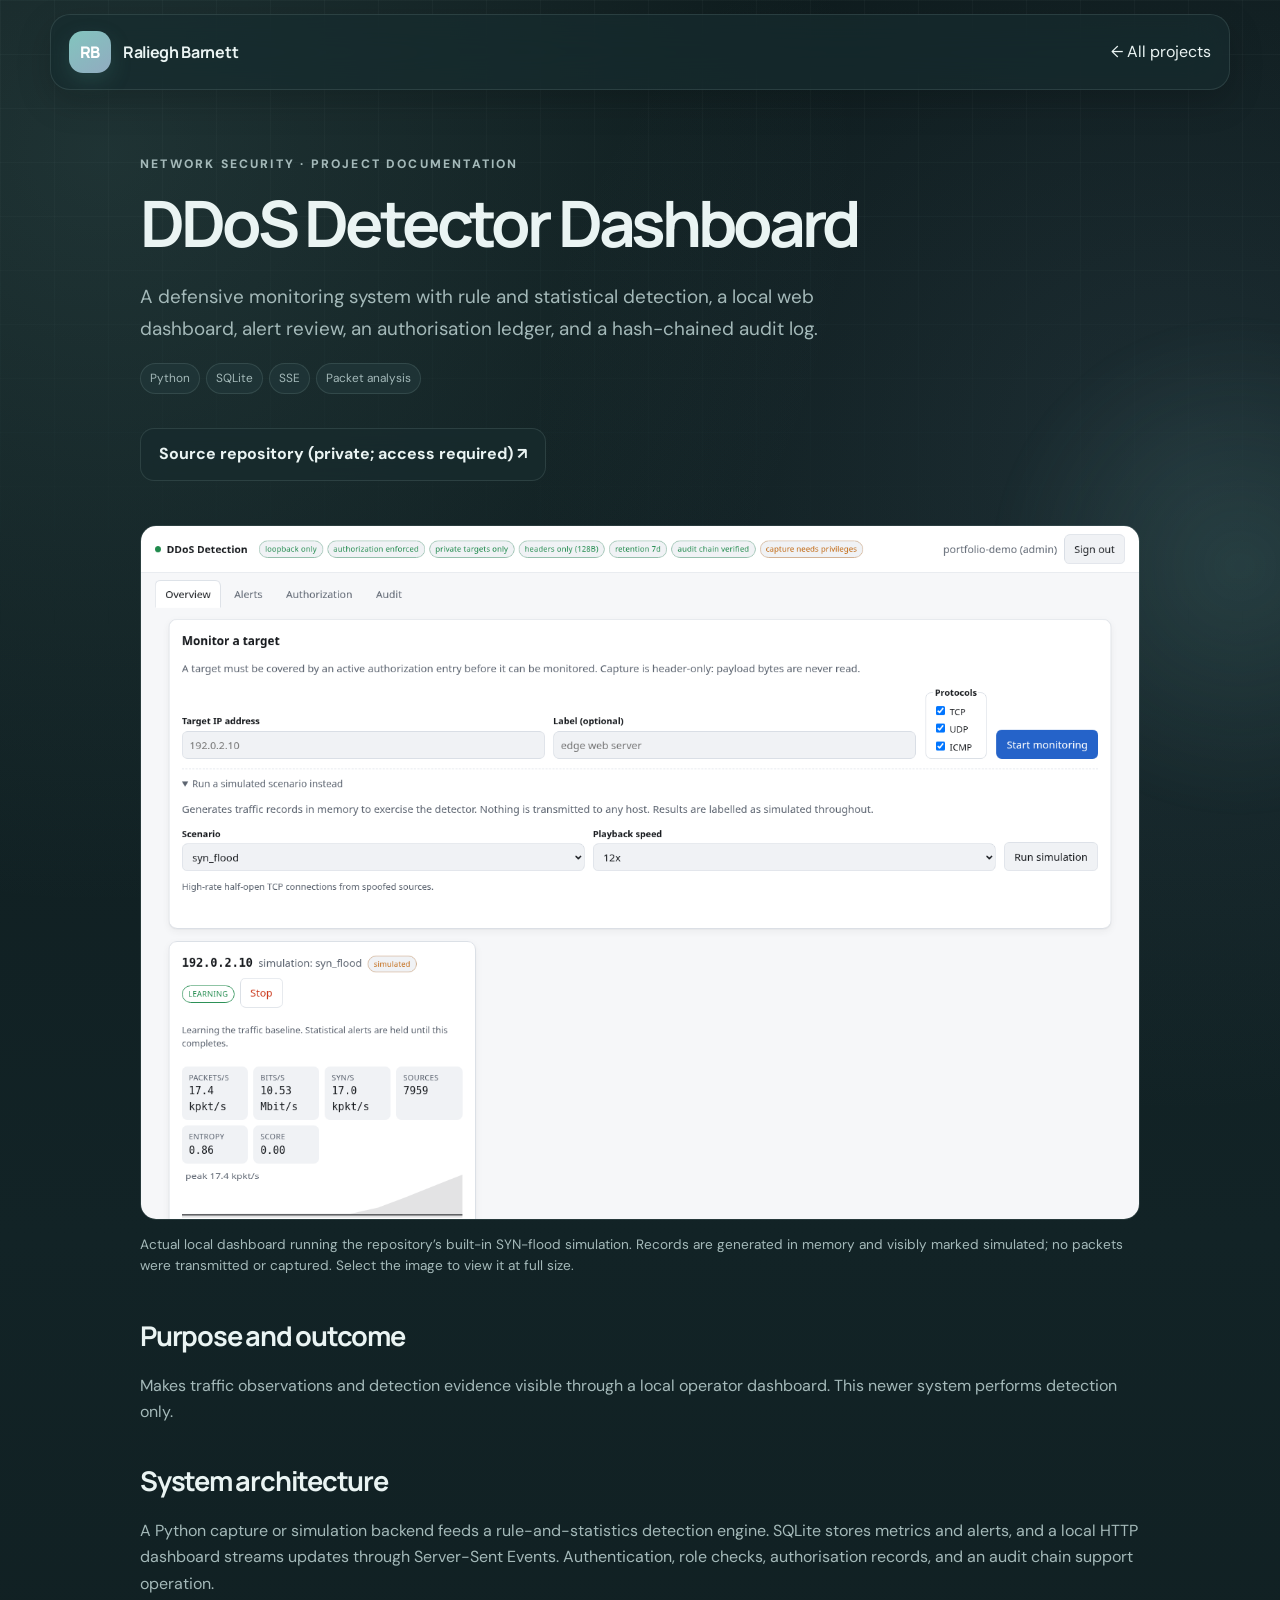
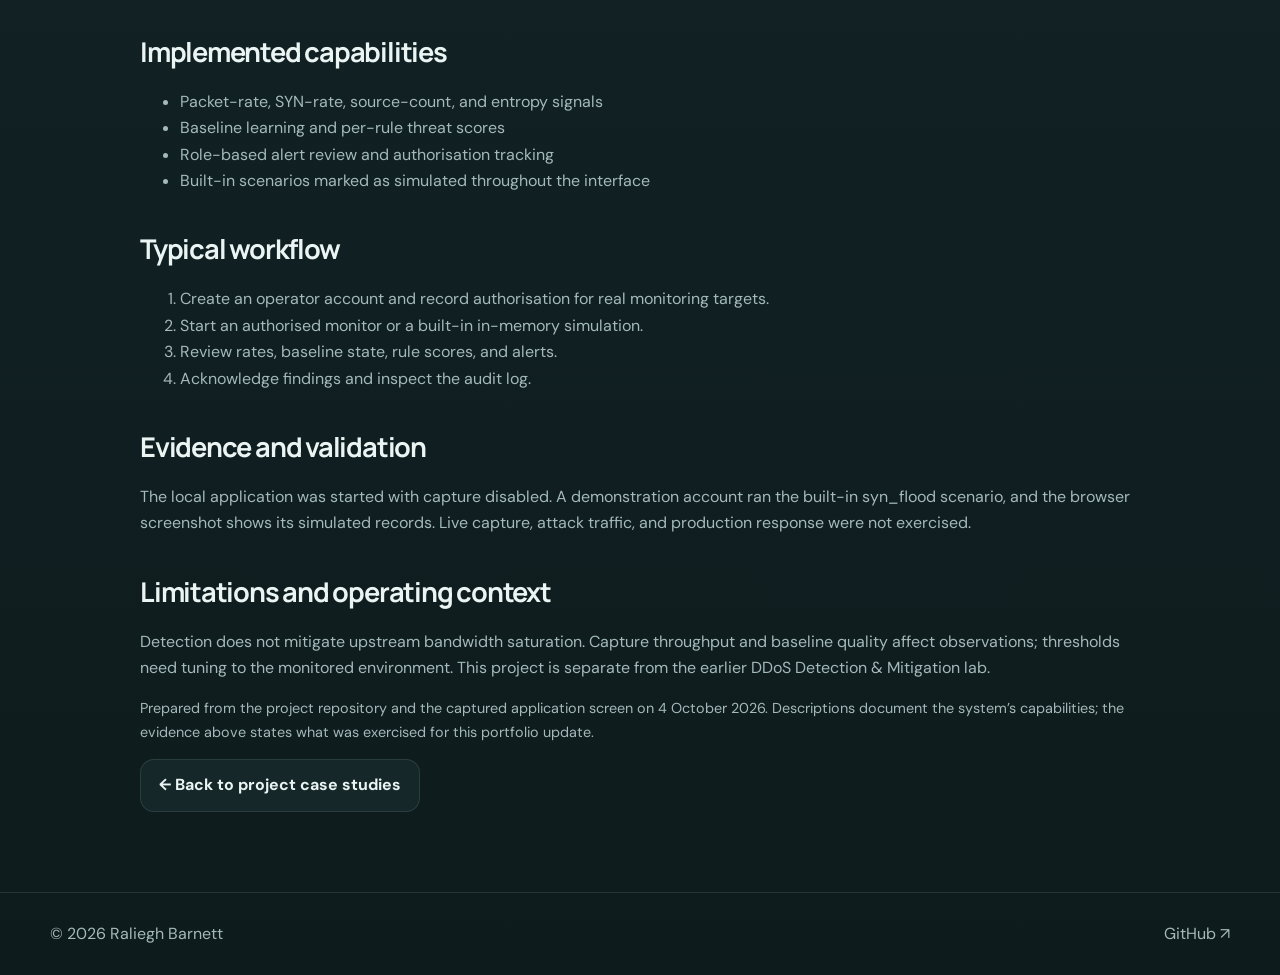
<file: assets/docs/ddos-detector.html>
<!doctype html><html lang="en"><head><meta charset="utf-8"><meta name="viewport" content="width=device-width,initial-scale=1"><meta name="description" content="A defensive monitoring system with rule and statistical detection, a local web dashboard, alert review, an authorisation ledger, and a hash-chained audit log."><title>DDoS Detector Dashboard | Raliegh Barnett</title><link rel="stylesheet" href="../../styles.css"></head><body>
<header class="site-header"><a class="brand" href="../../index.html#projects"><span>RB</span><strong>Raliegh Barnett</strong></a><a href="../../index.html#projects">← All projects</a></header>
<main class="section-shell documentation"><p class="section-label">Network Security · Project documentation</p><h1>DDoS Detector Dashboard</h1><p class="hero-text">A defensive monitoring system with rule and statistical detection, a local web dashboard, alert review, an authorisation ledger, and a hash-chained audit log.</p><div class="tag-row"><span>Python</span><span>SQLite</span><span>SSE</span><span>Packet analysis</span></div><div class="hero-actions"><a class="button secondary" href="https://github.com/raliegh2/ddos-detect" target="_blank" rel="noopener">Source repository (private; access required) ↗</a></div>
<figure class="documentation-evidence"><a href="../images/ddos-dashboard.png" target="_blank" rel="noopener"><img src="../images/ddos-dashboard.png" alt="Actual local dashboard running the repository’s built-in SYN-flood simulation. Records are generated in memory and visibly marked simulated; no packets were transmitted or captured."></a><figcaption>Actual local dashboard running the repository’s built-in SYN-flood simulation. Records are generated in memory and visibly marked simulated; no packets were transmitted or captured. Select the image to view it at full size.</figcaption></figure>
<h2>Purpose and outcome</h2><p>Makes traffic observations and detection evidence visible through a local operator dashboard. This newer system performs detection only.</p><h2>System architecture</h2><p>A Python capture or simulation backend feeds a rule-and-statistics detection engine. SQLite stores metrics and alerts, and a local HTTP dashboard streams updates through Server-Sent Events. Authentication, role checks, authorisation records, and an audit chain support operation.</p><h2>Implemented capabilities</h2><ul><li>Packet-rate, SYN-rate, source-count, and entropy signals</li><li>Baseline learning and per-rule threat scores</li><li>Role-based alert review and authorisation tracking</li><li>Built-in scenarios marked as simulated throughout the interface</li></ul><h2>Typical workflow</h2><ol><li>Create an operator account and record authorisation for real monitoring targets.</li><li>Start an authorised monitor or a built-in in-memory simulation.</li><li>Review rates, baseline state, rule scores, and alerts.</li><li>Acknowledge findings and inspect the audit log.</li></ol><h2>Evidence and validation</h2><p>The local application was started with capture disabled. A demonstration account ran the built-in syn_flood scenario, and the browser screenshot shows its simulated records. Live capture, attack traffic, and production response were not exercised.</p><h2>Limitations and operating context</h2><p>Detection does not mitigate upstream bandwidth saturation. Capture throughput and baseline quality affect observations; thresholds need tuning to the monitored environment. This project is separate from the earlier DDoS Detection &amp; Mitigation lab.</p><p class="muted">Prepared from the project repository and the captured application screen on 4 October 2026. Descriptions document the system’s capabilities; the evidence above states what was exercised for this portfolio update.</p><a class="button secondary" href="../../index.html#projects">← Back to project case studies</a></main><footer><div class="section-shell"><span>© 2026 Raliegh Barnett</span><a href="https://github.com/raliegh2" target="_blank" rel="noopener">GitHub ↗</a></div></footer></body></html>
</file>
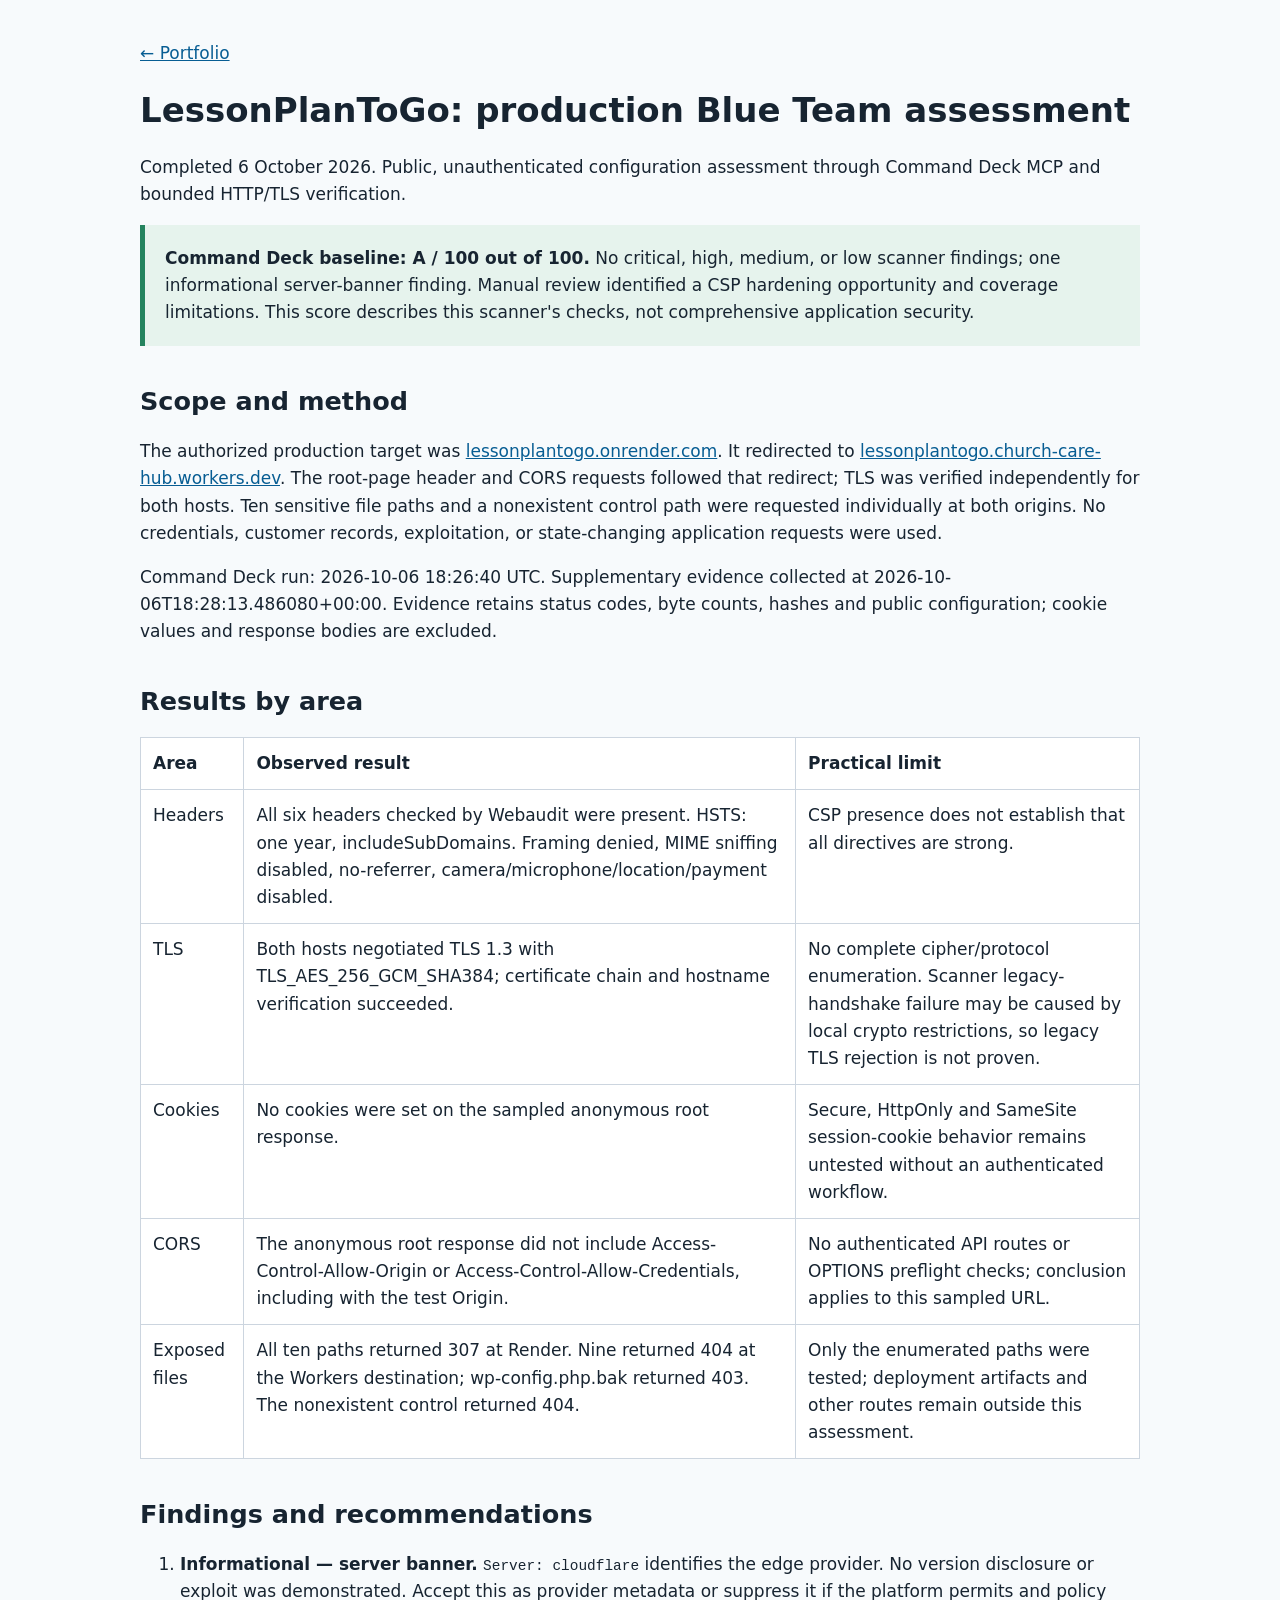
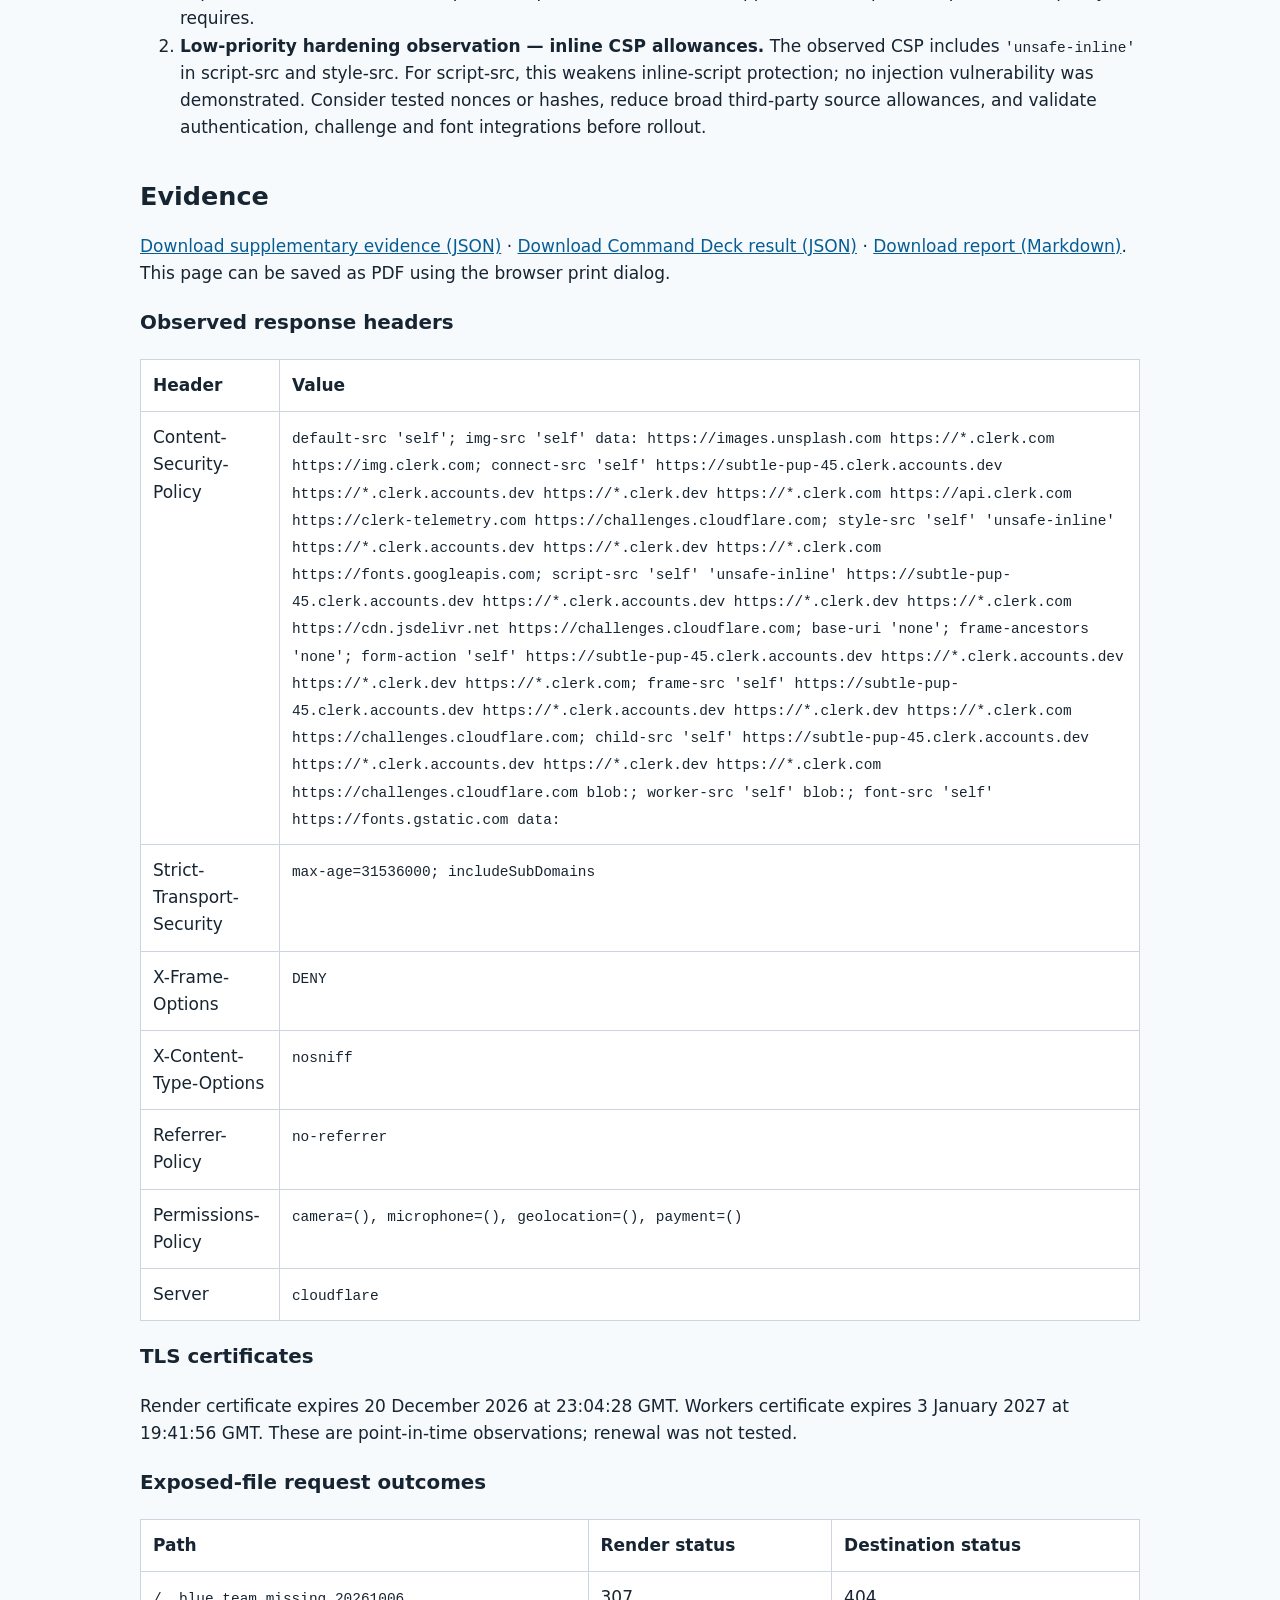
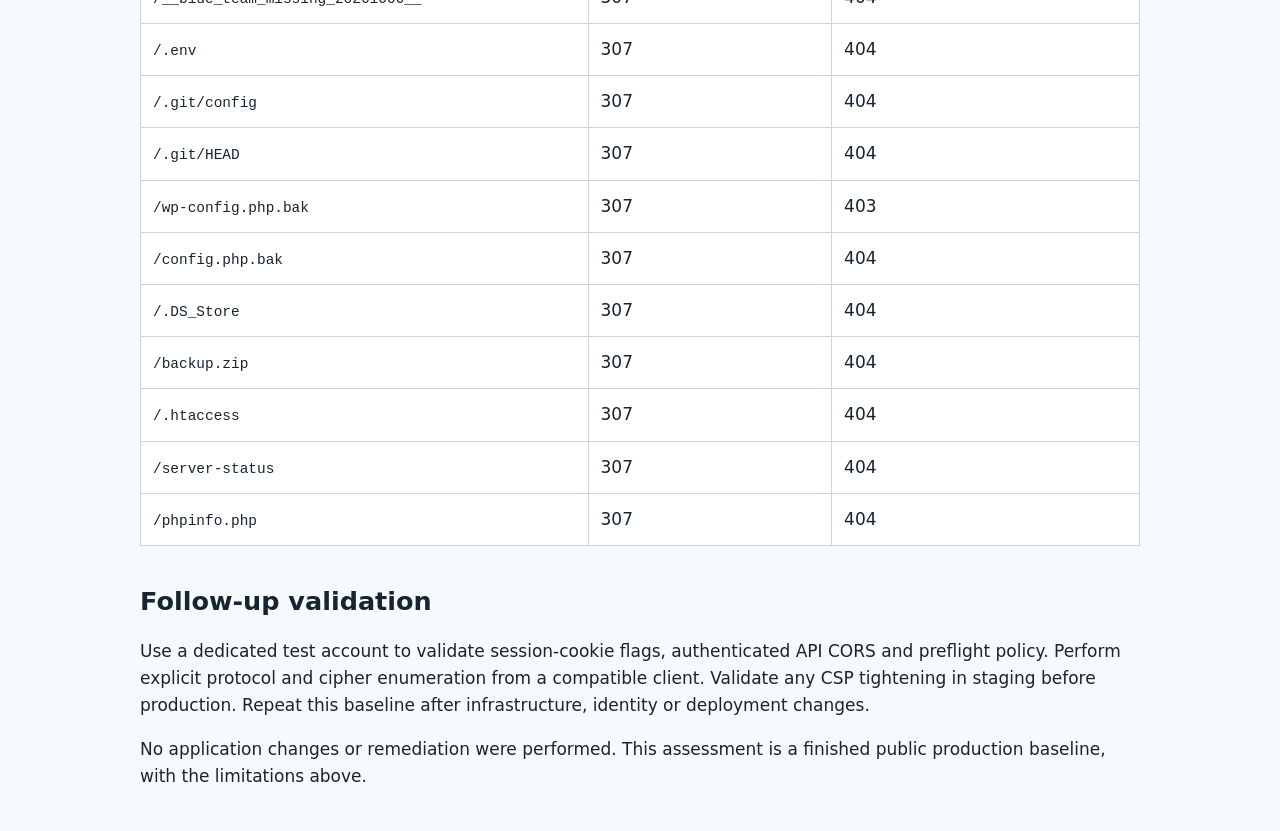
<file: assets/docs/lessonplantogo-blue-team-2026-10-06.html>
<!doctype html><html lang="en"><head><meta charset="utf-8"><meta name="viewport" content="width=device-width,initial-scale=1"><title>LessonPlanToGo — Production Blue Team Assessment</title><style>body{font:17px/1.6 system-ui,sans-serif;max-width:1000px;margin:40px auto;padding:0 22px;color:#172431;background:#f7fafc}h1,h2{line-height:1.2}h2{margin-top:40px}table{border-collapse:collapse;width:100%;background:white}th,td{border:1px solid #ccd5df;padding:12px;text-align:left;vertical-align:top}code{overflow-wrap:anywhere;font-size:.85em}a{color:#075d93}.summary{padding:20px;background:#e6f3ed;border-left:5px solid #24835e}@media print{body{margin:0;background:white}a{color:inherit}}</style></head><body><a href="../../index.html">← Portfolio</a><h1>LessonPlanToGo: production Blue Team assessment</h1><p>Completed 6 October 2026. Public, unauthenticated configuration assessment through Command Deck MCP and bounded HTTP/TLS verification.</p><div class="summary"><strong>Command Deck baseline: A / 100 out of 100.</strong> No critical, high, medium, or low scanner findings; one informational server-banner finding. Manual review identified a CSP hardening opportunity and coverage limitations. This score describes this scanner's checks, not comprehensive application security.</div><h2>Scope and method</h2><p>The authorized production target was <a href="https://lessonplantogo.onrender.com">lessonplantogo.onrender.com</a>. It redirected to <a href="https://lessonplantogo.church-care-hub.workers.dev/">lessonplantogo.church-care-hub.workers.dev</a>. The root-page header and CORS requests followed that redirect; TLS was verified independently for both hosts. Ten sensitive file paths and a nonexistent control path were requested individually at both origins. No credentials, customer records, exploitation, or state-changing application requests were used.</p><p>Command Deck run: 2026-10-06 18:26:40 UTC. Supplementary evidence collected at 2026-10-06T18:28:13.486080+00:00. Evidence retains status codes, byte counts, hashes and public configuration; cookie values and response bodies are excluded.</p><h2>Results by area</h2><table><tr><th>Area</th><th>Observed result</th><th>Practical limit</th></tr><tr><td>Headers</td><td>All six headers checked by Webaudit were present. HSTS: one year, includeSubDomains. Framing denied, MIME sniffing disabled, no-referrer, camera/microphone/location/payment disabled.</td><td>CSP presence does not establish that all directives are strong.</td></tr><tr><td>TLS</td><td>Both hosts negotiated TLS 1.3 with TLS_AES_256_GCM_SHA384; certificate chain and hostname verification succeeded.</td><td>No complete cipher/protocol enumeration. Scanner legacy-handshake failure may be caused by local crypto restrictions, so legacy TLS rejection is not proven.</td></tr><tr><td>Cookies</td><td>No cookies were set on the sampled anonymous root response.</td><td>Secure, HttpOnly and SameSite session-cookie behavior remains untested without an authenticated workflow.</td></tr><tr><td>CORS</td><td>The anonymous root response did not include Access-Control-Allow-Origin or Access-Control-Allow-Credentials, including with the test Origin.</td><td>No authenticated API routes or OPTIONS preflight checks; conclusion applies to this sampled URL.</td></tr><tr><td>Exposed files</td><td>All ten paths returned 307 at Render. Nine returned 404 at the Workers destination; wp-config.php.bak returned 403. The nonexistent control returned 404.</td><td>Only the enumerated paths were tested; deployment artifacts and other routes remain outside this assessment.</td></tr></table><h2>Findings and recommendations</h2><ol><li><strong>Informational — server banner.</strong> <code>Server: cloudflare</code> identifies the edge provider. No version disclosure or exploit was demonstrated. Accept this as provider metadata or suppress it if the platform permits and policy requires.</li><li><strong>Low-priority hardening observation — inline CSP allowances.</strong> The observed CSP includes <code>'unsafe-inline'</code> in script-src and style-src. For script-src, this weakens inline-script protection; no injection vulnerability was demonstrated. Consider tested nonces or hashes, reduce broad third-party source allowances, and validate authentication, challenge and font integrations before rollout.</li></ol><h2>Evidence</h2><p><a href="lessonplantogo-blue-team-2026-10-06-evidence.json" download>Download supplementary evidence (JSON)</a> · <a href="lessonplantogo-blue-team-2026-10-06-command-deck.json" download>Download Command Deck result (JSON)</a> · <a href="lessonplantogo-blue-team-2026-10-06.md" download>Download report (Markdown)</a>. This page can be saved as PDF using the browser print dialog.</p><h3>Observed response headers</h3><table><tr><th>Header</th><th>Value</th></tr><tr><td>Content-Security-Policy</td><td><code>default-src &#x27;self&#x27;; img-src &#x27;self&#x27; data: https://images.unsplash.com https://*.clerk.com https://img.clerk.com; connect-src &#x27;self&#x27; https://subtle-pup-45.clerk.accounts.dev https://*.clerk.accounts.dev https://*.clerk.dev https://*.clerk.com https://api.clerk.com https://clerk-telemetry.com https://challenges.cloudflare.com; style-src &#x27;self&#x27; &#x27;unsafe-inline&#x27; https://*.clerk.accounts.dev https://*.clerk.dev https://*.clerk.com https://fonts.googleapis.com; script-src &#x27;self&#x27; &#x27;unsafe-inline&#x27; https://subtle-pup-45.clerk.accounts.dev https://*.clerk.accounts.dev https://*.clerk.dev https://*.clerk.com https://cdn.jsdelivr.net https://challenges.cloudflare.com; base-uri &#x27;none&#x27;; frame-ancestors &#x27;none&#x27;; form-action &#x27;self&#x27; https://subtle-pup-45.clerk.accounts.dev https://*.clerk.accounts.dev https://*.clerk.dev https://*.clerk.com; frame-src &#x27;self&#x27; https://subtle-pup-45.clerk.accounts.dev https://*.clerk.accounts.dev https://*.clerk.dev https://*.clerk.com https://challenges.cloudflare.com; child-src &#x27;self&#x27; https://subtle-pup-45.clerk.accounts.dev https://*.clerk.accounts.dev https://*.clerk.dev https://*.clerk.com https://challenges.cloudflare.com blob:; worker-src &#x27;self&#x27; blob:; font-src &#x27;self&#x27; https://fonts.gstatic.com data:</code></td></tr><tr><td>Strict-Transport-Security</td><td><code>max-age=31536000; includeSubDomains</code></td></tr><tr><td>X-Frame-Options</td><td><code>DENY</code></td></tr><tr><td>X-Content-Type-Options</td><td><code>nosniff</code></td></tr><tr><td>Referrer-Policy</td><td><code>no-referrer</code></td></tr><tr><td>Permissions-Policy</td><td><code>camera=(), microphone=(), geolocation=(), payment=()</code></td></tr><tr><td>Server</td><td><code>cloudflare</code></td></tr></table><h3>TLS certificates</h3><p>Render certificate expires 20 December 2026 at 23:04:28 GMT. Workers certificate expires 3 January 2027 at 19:41:56 GMT. These are point-in-time observations; renewal was not tested.</p><h3>Exposed-file request outcomes</h3><table><tr><th>Path</th><th>Render status</th><th>Destination status</th></tr><tr><td><code>/__blue_team_missing_20261006__</code></td><td>307</td><td>404</td></tr><tr><td><code>/.env</code></td><td>307</td><td>404</td></tr><tr><td><code>/.git/config</code></td><td>307</td><td>404</td></tr><tr><td><code>/.git/HEAD</code></td><td>307</td><td>404</td></tr><tr><td><code>/wp-config.php.bak</code></td><td>307</td><td>403</td></tr><tr><td><code>/config.php.bak</code></td><td>307</td><td>404</td></tr><tr><td><code>/.DS_Store</code></td><td>307</td><td>404</td></tr><tr><td><code>/backup.zip</code></td><td>307</td><td>404</td></tr><tr><td><code>/.htaccess</code></td><td>307</td><td>404</td></tr><tr><td><code>/server-status</code></td><td>307</td><td>404</td></tr><tr><td><code>/phpinfo.php</code></td><td>307</td><td>404</td></tr></table><h2>Follow-up validation</h2><p>Use a dedicated test account to validate session-cookie flags, authenticated API CORS and preflight policy. Perform explicit protocol and cipher enumeration from a compatible client. Validate any CSP tightening in staging before production. Repeat this baseline after infrastructure, identity or deployment changes.</p><p>No application changes or remediation were performed. This assessment is a finished public production baseline, with the limitations above.</p></body></html>
</file>
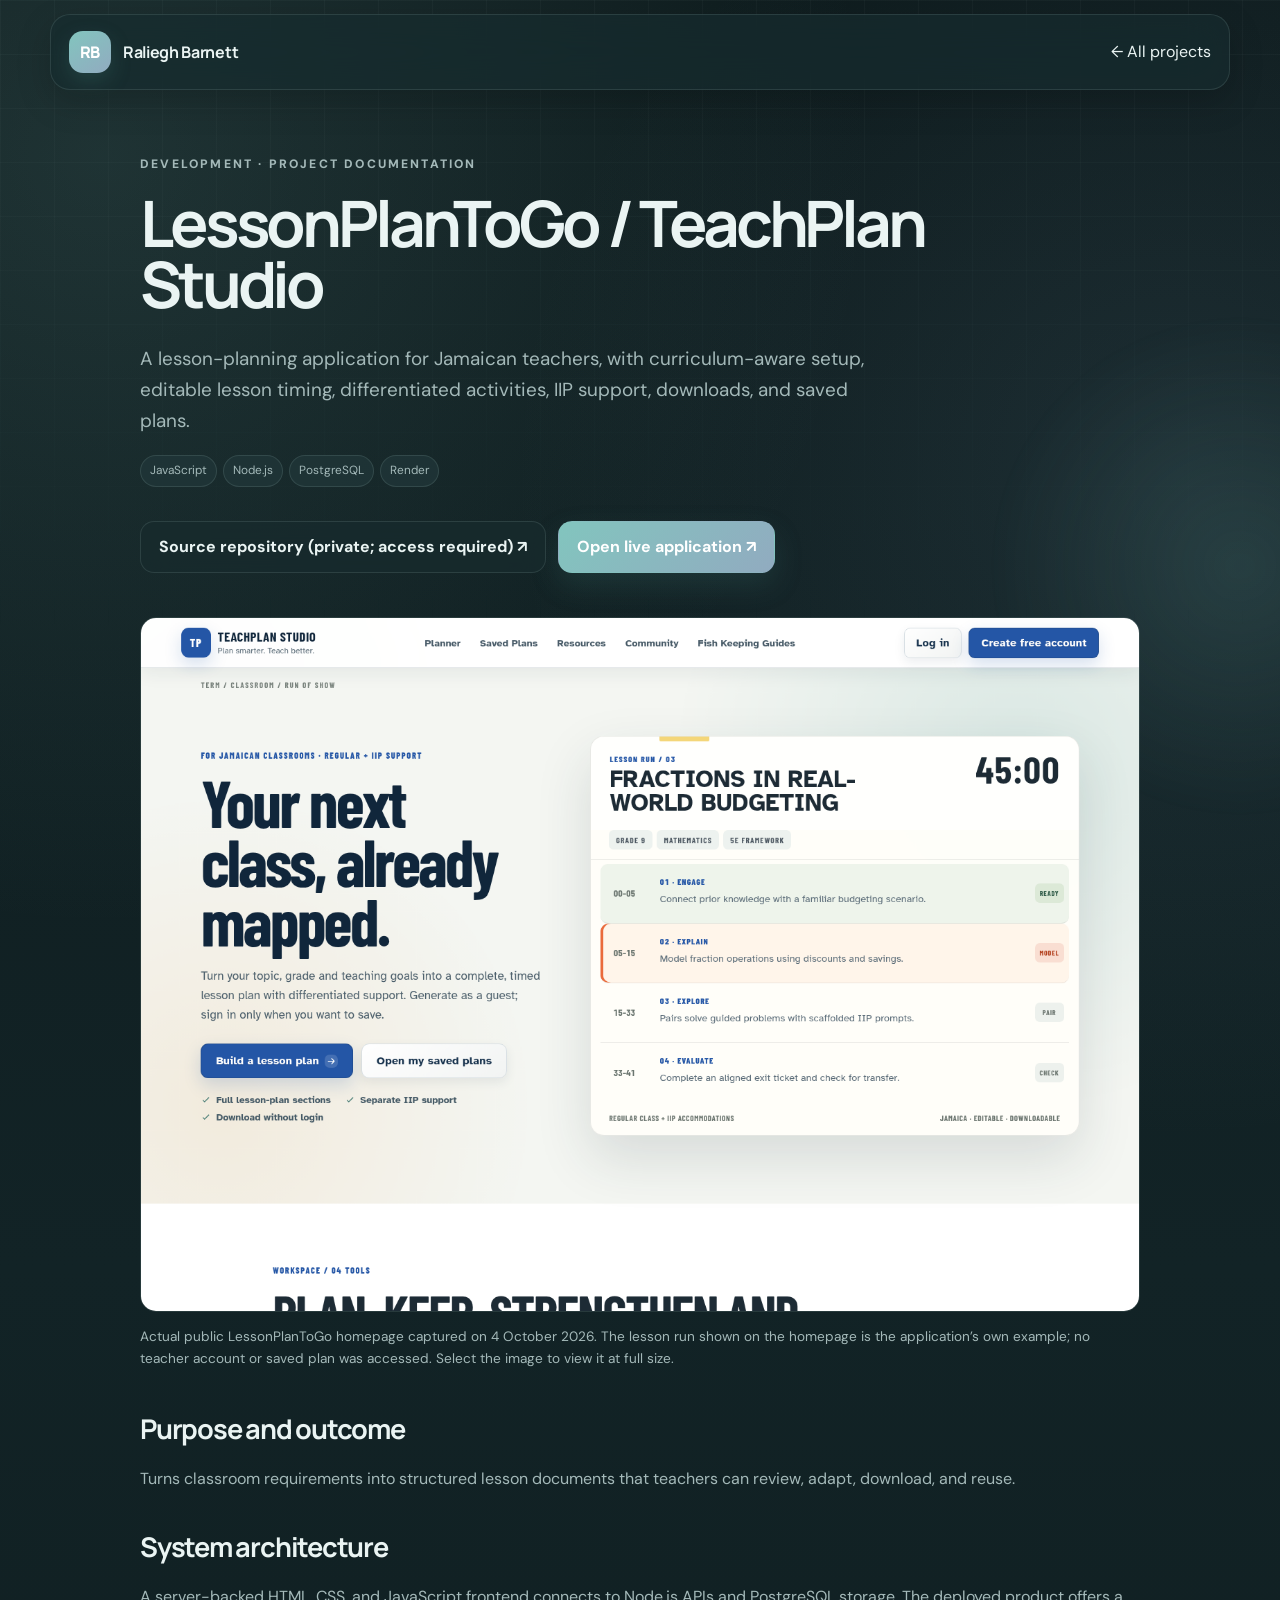
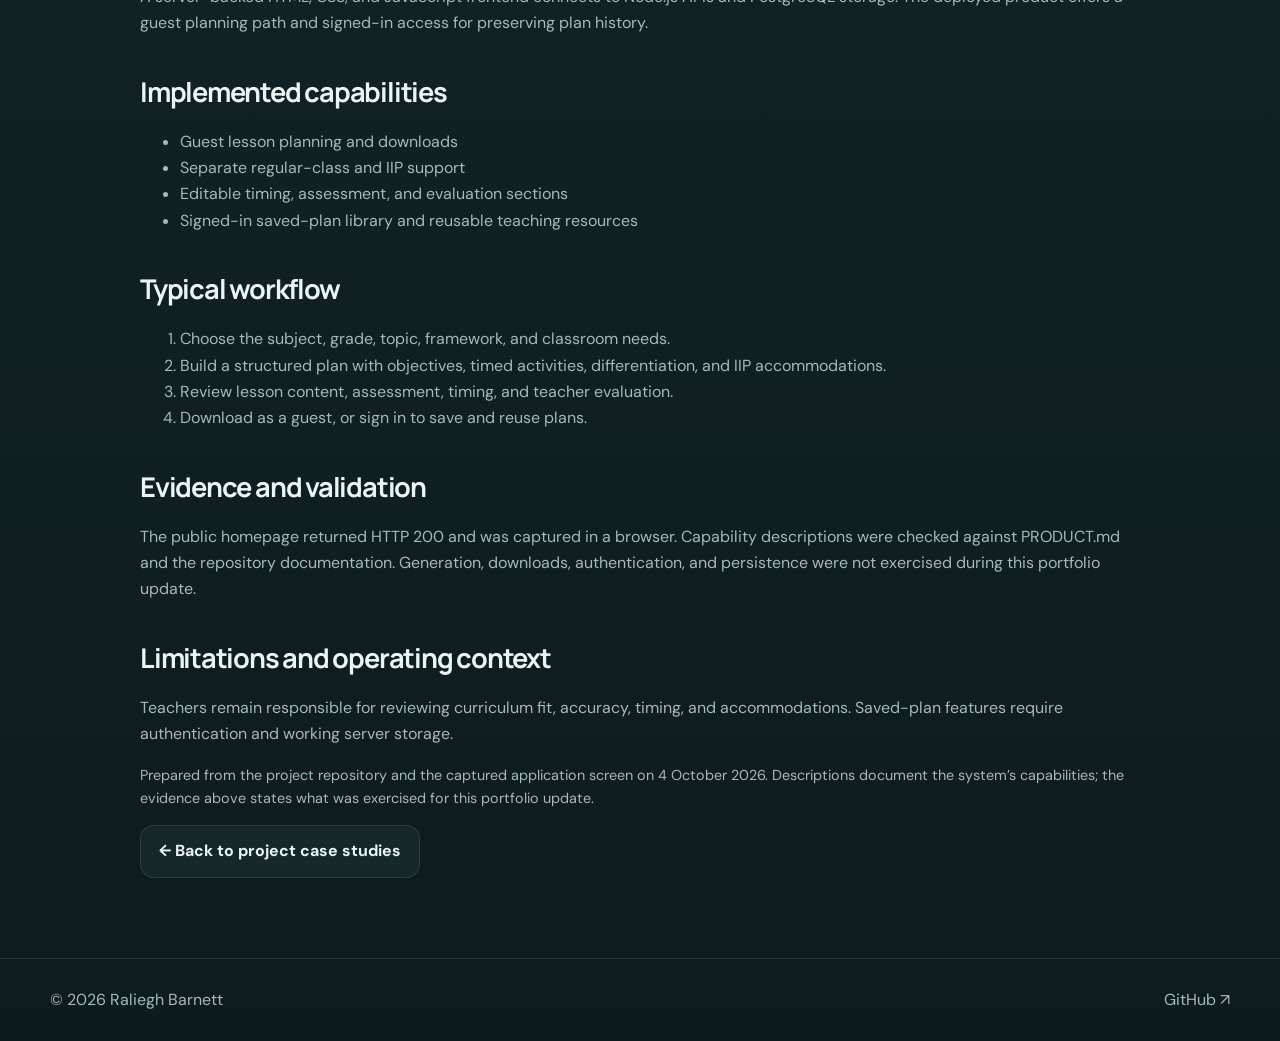
<file: assets/docs/lessonplantogo.html>
<!doctype html><html lang="en"><head><meta charset="utf-8"><meta name="viewport" content="width=device-width,initial-scale=1"><meta name="description" content="A lesson-planning application for Jamaican teachers, with curriculum-aware setup, editable lesson timing, differentiated activities, IIP support, downloads, and saved plans."><title>LessonPlanToGo / TeachPlan Studio | Raliegh Barnett</title><link rel="stylesheet" href="../../styles.css"></head><body>
<header class="site-header"><a class="brand" href="../../index.html#projects"><span>RB</span><strong>Raliegh Barnett</strong></a><a href="../../index.html#projects">← All projects</a></header>
<main class="section-shell documentation"><p class="section-label">Development · Project documentation</p><h1>LessonPlanToGo / TeachPlan Studio</h1><p class="hero-text">A lesson-planning application for Jamaican teachers, with curriculum-aware setup, editable lesson timing, differentiated activities, IIP support, downloads, and saved plans.</p><div class="tag-row"><span>JavaScript</span><span>Node.js</span><span>PostgreSQL</span><span>Render</span></div><div class="hero-actions"><a class="button secondary" href="https://github.com/raliegh2/teachplan-studio" target="_blank" rel="noopener">Source repository (private; access required) ↗</a><a class="button primary" href="https://lessonplantogo.onrender.com/" target="_blank" rel="noopener">Open live application ↗</a></div>
<figure class="documentation-evidence"><a href="../images/lessonplantogo.png" target="_blank" rel="noopener"><img src="../images/lessonplantogo.png" alt="Actual public LessonPlanToGo homepage captured on 4 October 2026. The lesson run shown on the homepage is the application’s own example; no teacher account or saved plan was accessed."></a><figcaption>Actual public LessonPlanToGo homepage captured on 4 October 2026. The lesson run shown on the homepage is the application’s own example; no teacher account or saved plan was accessed. Select the image to view it at full size.</figcaption></figure>
<h2>Purpose and outcome</h2><p>Turns classroom requirements into structured lesson documents that teachers can review, adapt, download, and reuse.</p><h2>System architecture</h2><p>A server-backed HTML, CSS, and JavaScript frontend connects to Node.js APIs and PostgreSQL storage. The deployed product offers a guest planning path and signed-in access for preserving plan history.</p><h2>Implemented capabilities</h2><ul><li>Guest lesson planning and downloads</li><li>Separate regular-class and IIP support</li><li>Editable timing, assessment, and evaluation sections</li><li>Signed-in saved-plan library and reusable teaching resources</li></ul><h2>Typical workflow</h2><ol><li>Choose the subject, grade, topic, framework, and classroom needs.</li><li>Build a structured plan with objectives, timed activities, differentiation, and IIP accommodations.</li><li>Review lesson content, assessment, timing, and teacher evaluation.</li><li>Download as a guest, or sign in to save and reuse plans.</li></ol><h2>Evidence and validation</h2><p>The public homepage returned HTTP 200 and was captured in a browser. Capability descriptions were checked against PRODUCT.md and the repository documentation. Generation, downloads, authentication, and persistence were not exercised during this portfolio update.</p><h2>Limitations and operating context</h2><p>Teachers remain responsible for reviewing curriculum fit, accuracy, timing, and accommodations. Saved-plan features require authentication and working server storage.</p><p class="muted">Prepared from the project repository and the captured application screen on 4 October 2026. Descriptions document the system’s capabilities; the evidence above states what was exercised for this portfolio update.</p><a class="button secondary" href="../../index.html#projects">← Back to project case studies</a></main><footer><div class="section-shell"><span>© 2026 Raliegh Barnett</span><a href="https://github.com/raliegh2" target="_blank" rel="noopener">GitHub ↗</a></div></footer></body></html>
</file>
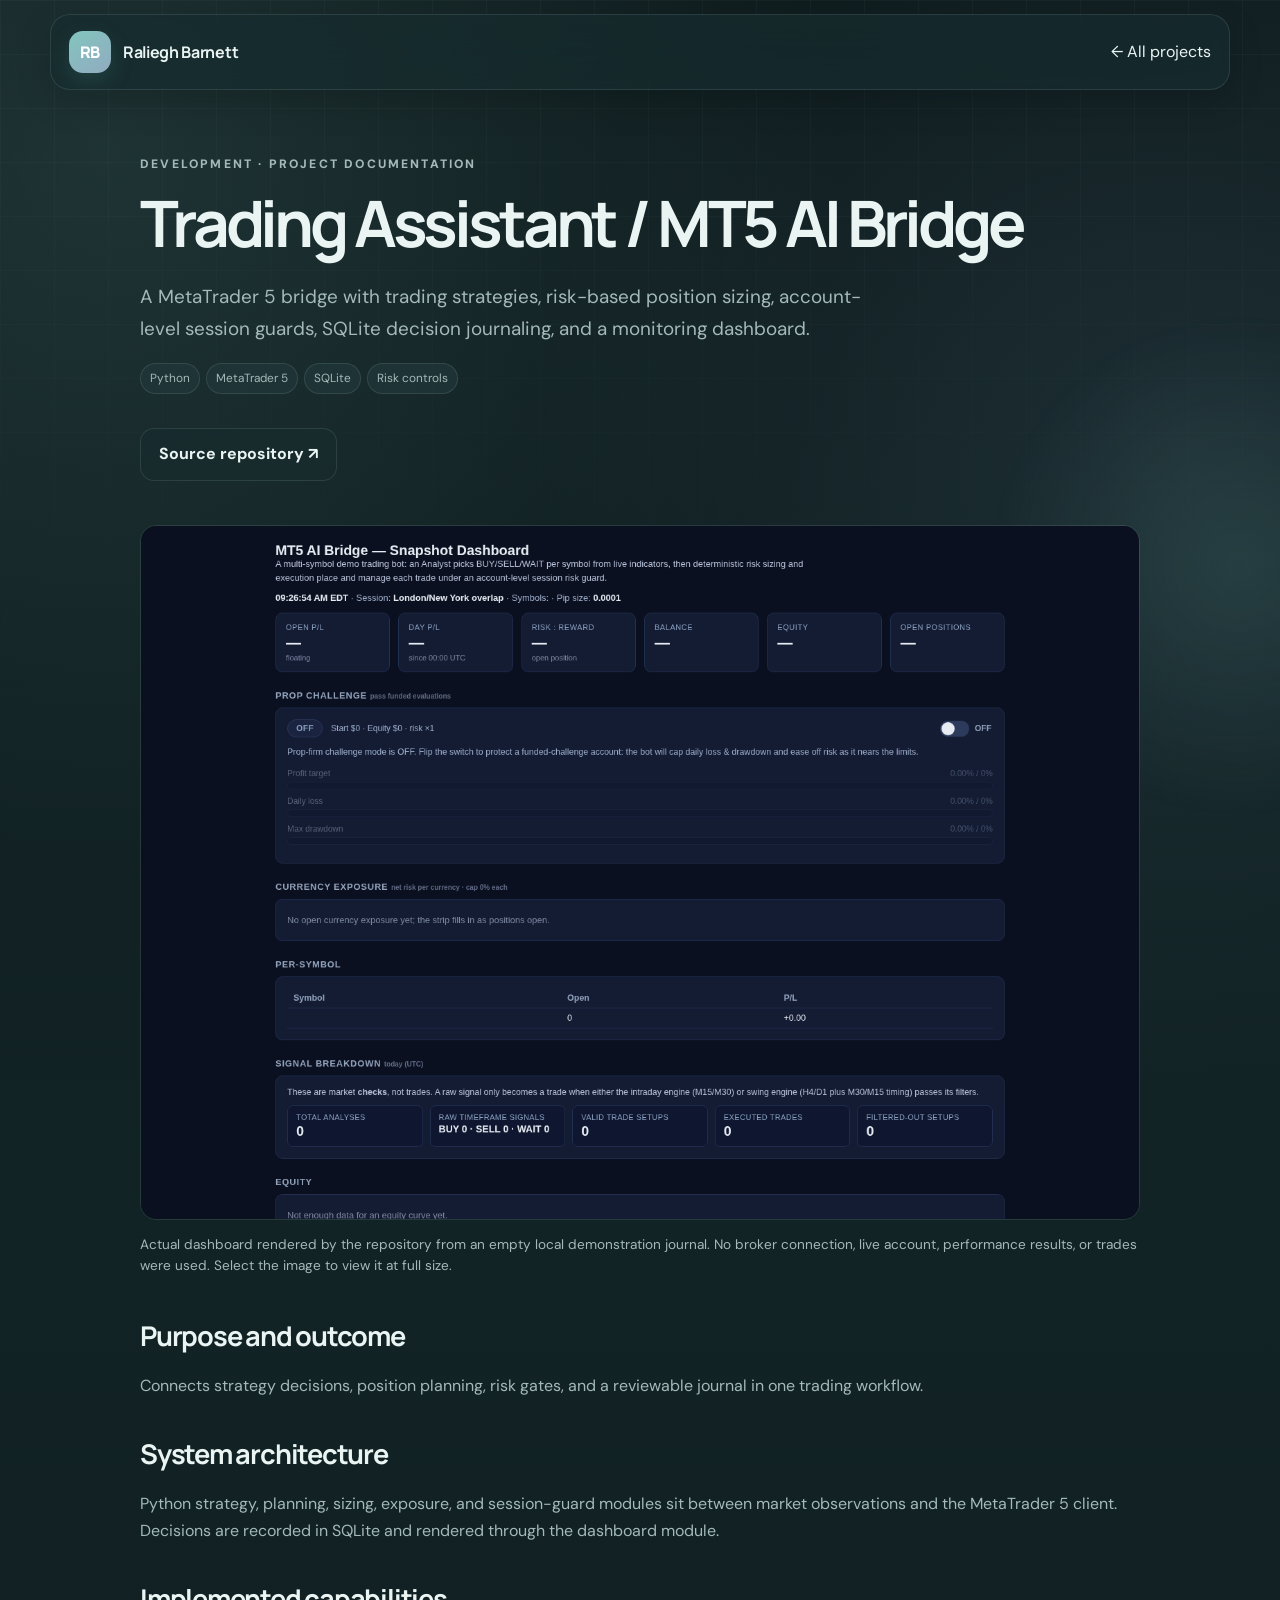
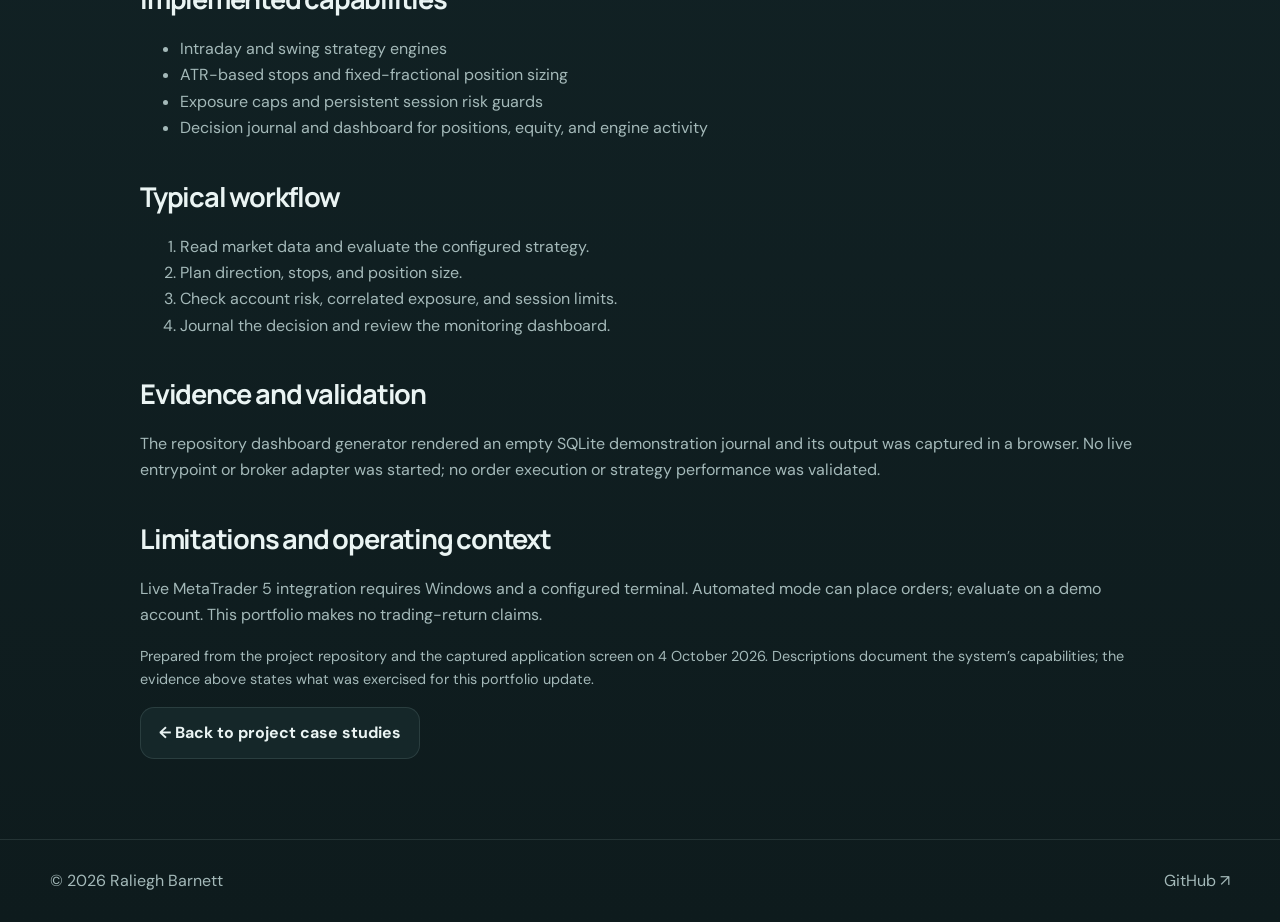
<file: assets/docs/trading-assistant.html>
<!doctype html><html lang="en"><head><meta charset="utf-8"><meta name="viewport" content="width=device-width,initial-scale=1"><meta name="description" content="A MetaTrader 5 bridge with trading strategies, risk-based position sizing, account-level session guards, SQLite decision journaling, and a monitoring dashboard."><title>Trading Assistant / MT5 AI Bridge | Raliegh Barnett</title><link rel="stylesheet" href="../../styles.css"></head><body>
<header class="site-header"><a class="brand" href="../../index.html#projects"><span>RB</span><strong>Raliegh Barnett</strong></a><a href="../../index.html#projects">← All projects</a></header>
<main class="section-shell documentation"><p class="section-label">Development · Project documentation</p><h1>Trading Assistant / MT5 AI Bridge</h1><p class="hero-text">A MetaTrader 5 bridge with trading strategies, risk-based position sizing, account-level session guards, SQLite decision journaling, and a monitoring dashboard.</p><div class="tag-row"><span>Python</span><span>MetaTrader 5</span><span>SQLite</span><span>Risk controls</span></div><div class="hero-actions"><a class="button secondary" href="https://github.com/raliegh2/m5-bridge" target="_blank" rel="noopener">Source repository ↗</a></div>
<figure class="documentation-evidence"><a href="../images/trading-assistant.png" target="_blank" rel="noopener"><img src="../images/trading-assistant.png" alt="Actual dashboard rendered by the repository from an empty local demonstration journal. No broker connection, live account, performance results, or trades were used."></a><figcaption>Actual dashboard rendered by the repository from an empty local demonstration journal. No broker connection, live account, performance results, or trades were used. Select the image to view it at full size.</figcaption></figure>
<h2>Purpose and outcome</h2><p>Connects strategy decisions, position planning, risk gates, and a reviewable journal in one trading workflow.</p><h2>System architecture</h2><p>Python strategy, planning, sizing, exposure, and session-guard modules sit between market observations and the MetaTrader 5 client. Decisions are recorded in SQLite and rendered through the dashboard module.</p><h2>Implemented capabilities</h2><ul><li>Intraday and swing strategy engines</li><li>ATR-based stops and fixed-fractional position sizing</li><li>Exposure caps and persistent session risk guards</li><li>Decision journal and dashboard for positions, equity, and engine activity</li></ul><h2>Typical workflow</h2><ol><li>Read market data and evaluate the configured strategy.</li><li>Plan direction, stops, and position size.</li><li>Check account risk, correlated exposure, and session limits.</li><li>Journal the decision and review the monitoring dashboard.</li></ol><h2>Evidence and validation</h2><p>The repository dashboard generator rendered an empty SQLite demonstration journal and its output was captured in a browser. No live entrypoint or broker adapter was started; no order execution or strategy performance was validated.</p><h2>Limitations and operating context</h2><p>Live MetaTrader 5 integration requires Windows and a configured terminal. Automated mode can place orders; evaluate on a demo account. This portfolio makes no trading-return claims.</p><p class="muted">Prepared from the project repository and the captured application screen on 4 October 2026. Descriptions document the system’s capabilities; the evidence above states what was exercised for this portfolio update.</p><a class="button secondary" href="../../index.html#projects">← Back to project case studies</a></main><footer><div class="section-shell"><span>© 2026 Raliegh Barnett</span><a href="https://github.com/raliegh2" target="_blank" rel="noopener">GitHub ↗</a></div></footer></body></html>
</file>
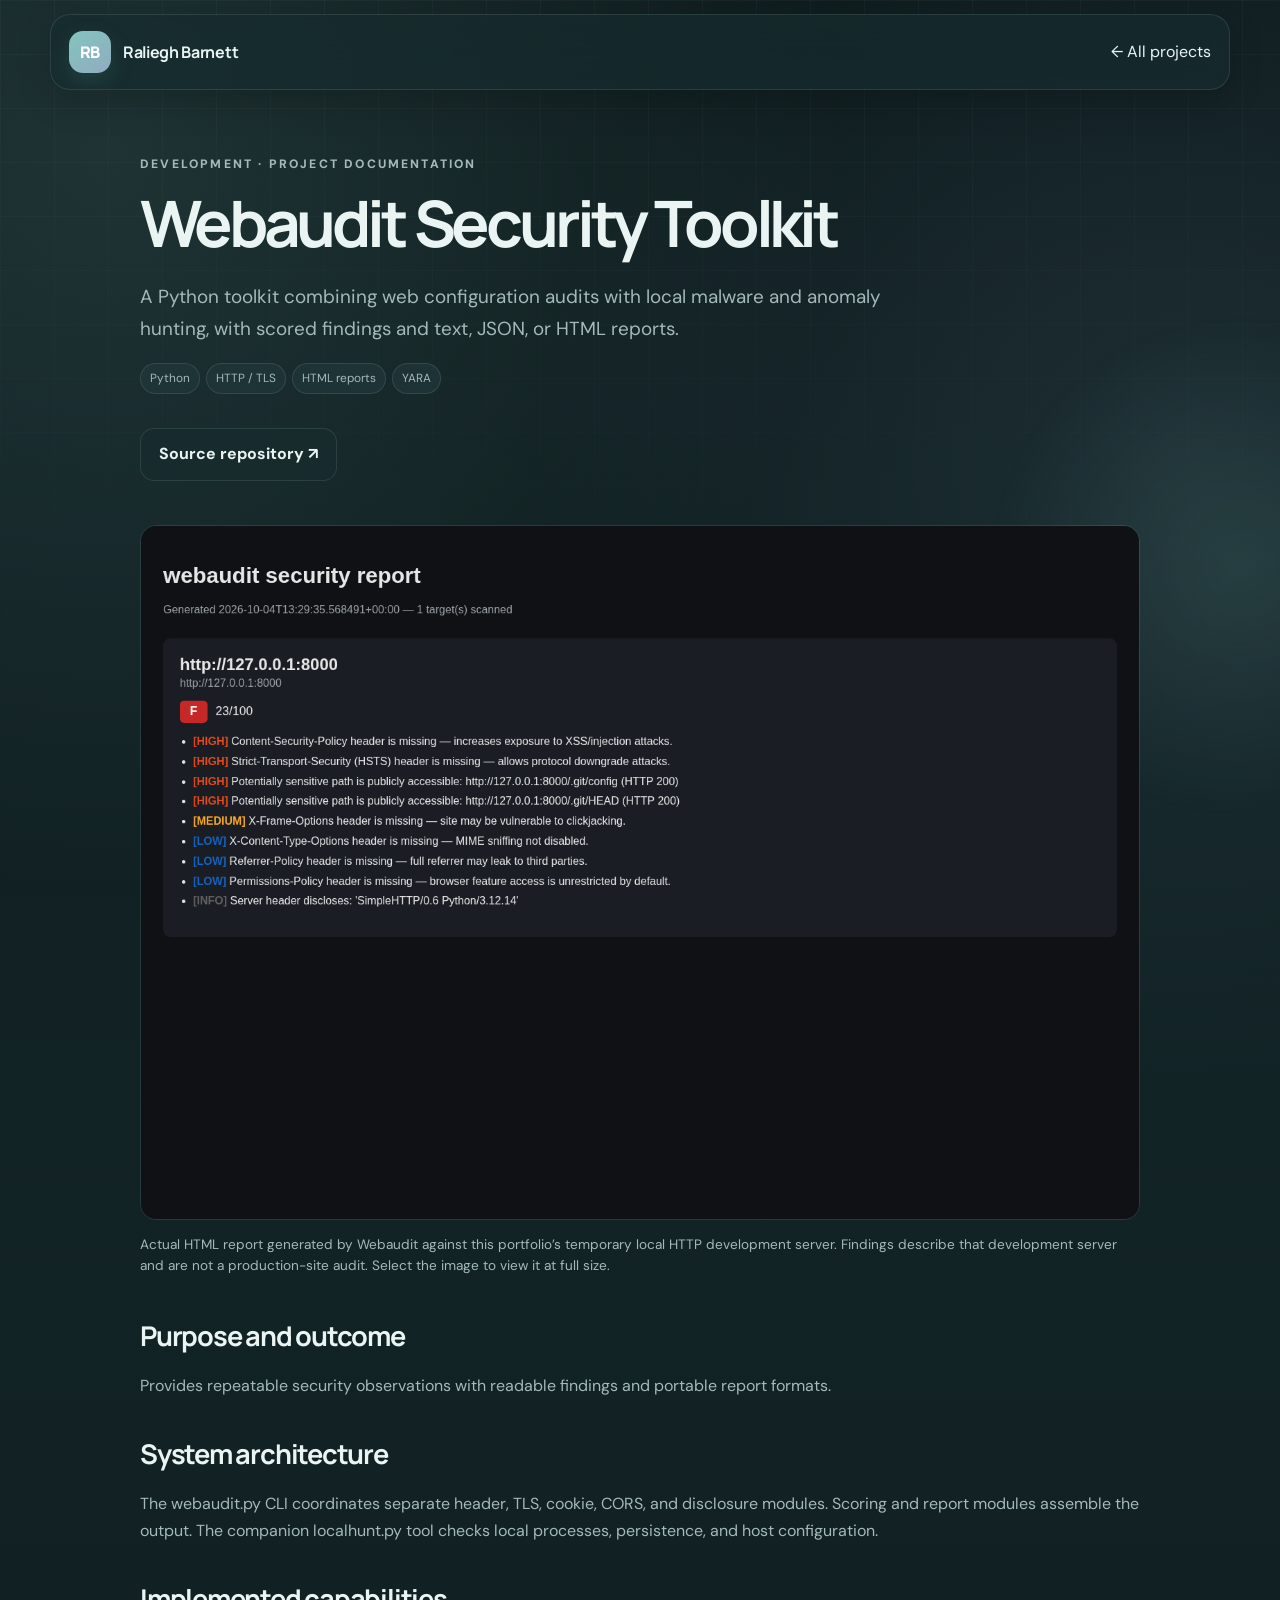
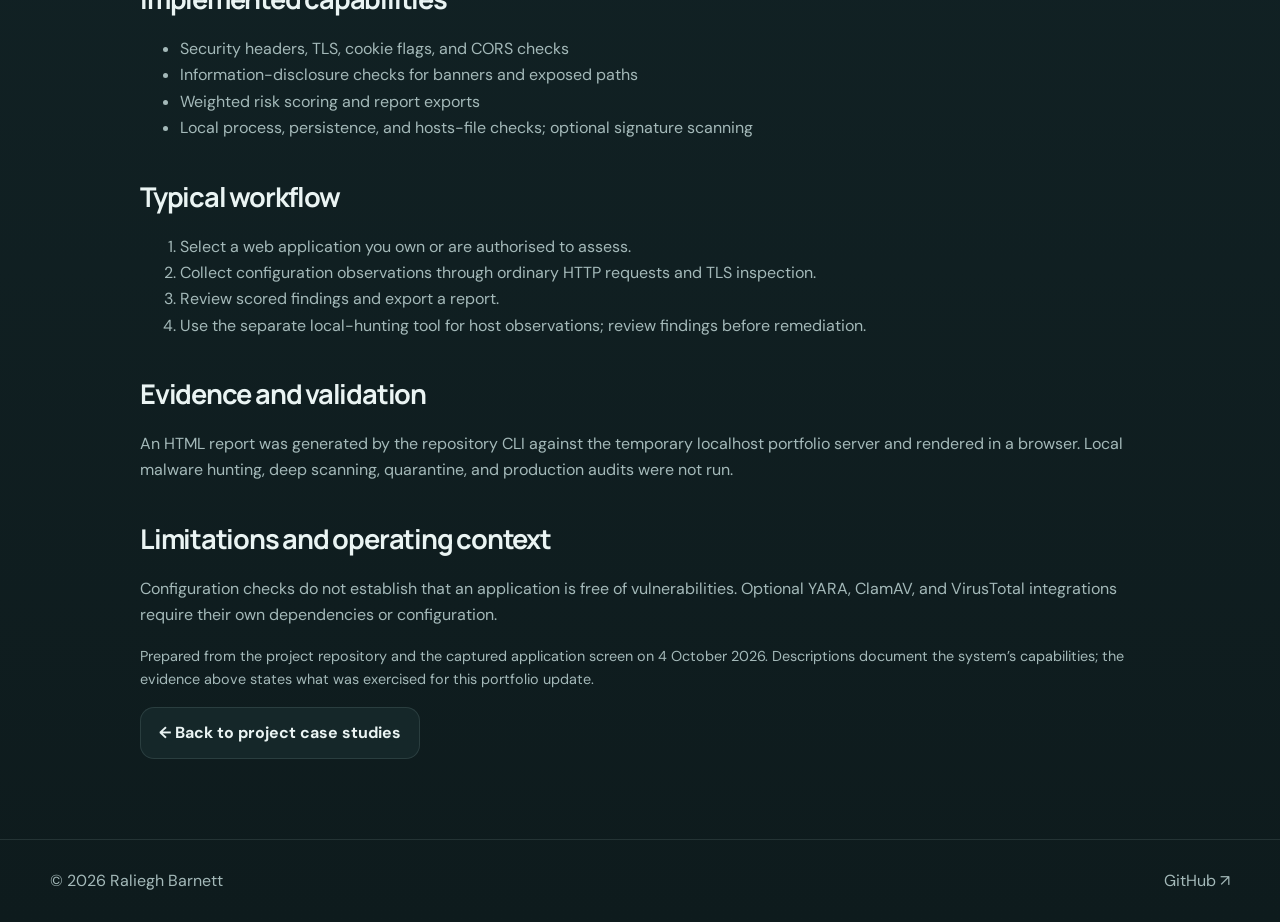
<file: assets/docs/webaudit.html>
<!doctype html><html lang="en"><head><meta charset="utf-8"><meta name="viewport" content="width=device-width,initial-scale=1"><meta name="description" content="A Python toolkit combining web configuration audits with local malware and anomaly hunting, with scored findings and text, JSON, or HTML reports."><title>Webaudit Security Toolkit | Raliegh Barnett</title><link rel="stylesheet" href="../../styles.css"></head><body>
<header class="site-header"><a class="brand" href="../../index.html#projects"><span>RB</span><strong>Raliegh Barnett</strong></a><a href="../../index.html#projects">← All projects</a></header>
<main class="section-shell documentation"><p class="section-label">Development · Project documentation</p><h1>Webaudit Security Toolkit</h1><p class="hero-text">A Python toolkit combining web configuration audits with local malware and anomaly hunting, with scored findings and text, JSON, or HTML reports.</p><div class="tag-row"><span>Python</span><span>HTTP / TLS</span><span>HTML reports</span><span>YARA</span></div><div class="hero-actions"><a class="button secondary" href="https://github.com/raliegh2/webaudit" target="_blank" rel="noopener">Source repository ↗</a></div>
<figure class="documentation-evidence"><a href="../images/webaudit-report.png" target="_blank" rel="noopener"><img src="../images/webaudit-report.png" alt="Actual HTML report generated by Webaudit against this portfolio’s temporary local HTTP development server. Findings describe that development server and are not a production-site audit."></a><figcaption>Actual HTML report generated by Webaudit against this portfolio’s temporary local HTTP development server. Findings describe that development server and are not a production-site audit. Select the image to view it at full size.</figcaption></figure>
<h2>Purpose and outcome</h2><p>Provides repeatable security observations with readable findings and portable report formats.</p><h2>System architecture</h2><p>The webaudit.py CLI coordinates separate header, TLS, cookie, CORS, and disclosure modules. Scoring and report modules assemble the output. The companion localhunt.py tool checks local processes, persistence, and host configuration.</p><h2>Implemented capabilities</h2><ul><li>Security headers, TLS, cookie flags, and CORS checks</li><li>Information-disclosure checks for banners and exposed paths</li><li>Weighted risk scoring and report exports</li><li>Local process, persistence, and hosts-file checks; optional signature scanning</li></ul><h2>Typical workflow</h2><ol><li>Select a web application you own or are authorised to assess.</li><li>Collect configuration observations through ordinary HTTP requests and TLS inspection.</li><li>Review scored findings and export a report.</li><li>Use the separate local-hunting tool for host observations; review findings before remediation.</li></ol><h2>Evidence and validation</h2><p>An HTML report was generated by the repository CLI against the temporary localhost portfolio server and rendered in a browser. Local malware hunting, deep scanning, quarantine, and production audits were not run.</p><h2>Limitations and operating context</h2><p>Configuration checks do not establish that an application is free of vulnerabilities. Optional YARA, ClamAV, and VirusTotal integrations require their own dependencies or configuration.</p><p class="muted">Prepared from the project repository and the captured application screen on 4 October 2026. Descriptions document the system’s capabilities; the evidence above states what was exercised for this portfolio update.</p><a class="button secondary" href="../../index.html#projects">← Back to project case studies</a></main><footer><div class="section-shell"><span>© 2026 Raliegh Barnett</span><a href="https://github.com/raliegh2" target="_blank" rel="noopener">GitHub ↗</a></div></footer></body></html>
</file>
<file: styles.css>
@import url('https://fonts.googleapis.com/css2?family=DM+Sans:wght@400;500;600;700&family=Manrope:wght@600;700;800&display=swap');

:root{
  --bg:#f4f8f8;
  --bg-soft:#edf4f3;
  --surface:rgba(255,255,255,.78);
  --surface-solid:#ffffff;
  --surface-2:#eaf2f1;
  --text:#183336;
  --muted:#60787a;
  --accent:#4b8f8b;
  --accent-deep:#2f6f6b;
  --accent-soft:#dceceb;
  --blue:#6f8fa7;
  --line:rgba(50,92,94,.15);
  --shadow:0 22px 60px rgba(42,82,84,.12);
  --shadow-soft:0 10px 30px rgba(42,82,84,.08);
  --radius-xl:30px;
  --radius-lg:22px;
  --radius-md:15px;
  --header-h:76px;
}

body:not(.light){
  --bg:#0e1b1d;
  --bg-soft:#122326;
  --surface:rgba(24,43,46,.78);
  --surface-solid:#182b2e;
  --surface-2:#203639;
  --text:#eaf4f3;
  --muted:#a4b9b9;
  --accent:#82c5be;
  --accent-deep:#a7d8d3;
  --accent-soft:rgba(120,190,182,.14);
  --blue:#91abc0;
  --line:rgba(193,224,221,.12);
  --shadow:0 24px 70px rgba(0,0,0,.28);
  --shadow-soft:0 12px 34px rgba(0,0,0,.18);
}

*{box-sizing:border-box}
html{scroll-behavior:smooth;scroll-padding-top:calc(var(--header-h) + 22px)}
body{
  margin:0;
  font-family:"DM Sans",system-ui,-apple-system,BlinkMacSystemFont,"Segoe UI",sans-serif;
  color:var(--text);
  background:
    radial-gradient(circle at 8% 6%,rgba(112,165,160,.17),transparent 28%),
    radial-gradient(circle at 92% 18%,rgba(111,143,167,.14),transparent 27%),
    linear-gradient(180deg,var(--bg),var(--bg-soft) 48%,var(--bg));
  min-height:100vh;
  line-height:1.65;
  overflow-x:hidden;
}
body::before{
  content:"";
  position:fixed;
  inset:0;
  pointer-events:none;
  opacity:.32;
  background-image:linear-gradient(var(--line) 1px,transparent 1px),linear-gradient(90deg,var(--line) 1px,transparent 1px);
  background-size:54px 54px;
  mask-image:linear-gradient(to bottom,black,transparent 78%);
  z-index:-2;
}
body::after{
  content:"";
  position:fixed;
  width:520px;height:520px;
  border-radius:50%;
  right:-220px;top:34%;
  background:radial-gradient(circle,rgba(112,178,170,.14),transparent 68%);
  filter:blur(8px);
  pointer-events:none;
  z-index:-1;
}

img{max-width:100%}
a{color:inherit;text-decoration:none}
button,input{font:inherit}
button:focus-visible,a:focus-visible,input:focus-visible{outline:3px solid color-mix(in srgb,var(--accent) 48%,transparent);outline-offset:3px}
[hidden]{display:none!important}

.skip-link{position:fixed;left:18px;top:-90px;background:var(--surface-solid);padding:10px 14px;border-radius:10px;z-index:1000;box-shadow:var(--shadow-soft)}
.skip-link:focus{top:16px}

.site-header{
  position:sticky;
  top:14px;
  z-index:100;
  width:min(1180px,calc(100% - 28px));
  height:var(--header-h);
  margin:14px auto 0;
  display:flex;
  align-items:center;
  justify-content:space-between;
  gap:22px;
  padding:0 18px;
  background:color-mix(in srgb,var(--surface) 90%,transparent);
  border:1px solid var(--line);
  border-radius:20px;
  box-shadow:var(--shadow-soft);
  backdrop-filter:blur(20px) saturate(130%);
}
.brand{display:flex;align-items:center;gap:12px;font-family:"Manrope",sans-serif;font-weight:800;letter-spacing:-.02em}
.brand span{
  width:42px;height:42px;border-radius:14px;
  display:grid;place-items:center;
  color:#fff;
  background:linear-gradient(145deg,var(--accent),var(--blue));
  box-shadow:0 8px 20px rgba(61,117,113,.28);
}
.site-header nav{display:flex;gap:4px;padding:4px;background:color-mix(in srgb,var(--surface-2) 75%,transparent);border-radius:14px}
.site-header nav a{padding:9px 13px;border-radius:10px;color:var(--muted);font-size:.92rem;font-weight:600;transition:.22s ease}
.site-header nav a:hover{background:var(--surface-solid);color:var(--text);box-shadow:0 4px 12px rgba(35,72,73,.08)}
.theme-toggle{width:42px;height:42px;border-radius:13px;border:1px solid var(--line);background:var(--surface-solid);color:var(--text);cursor:pointer;font-size:1.1rem;transition:.22s ease}
.theme-toggle:hover{transform:translateY(-2px);box-shadow:var(--shadow-soft)}

.section-shell{width:min(1180px,calc(100% - 32px));margin-inline:auto}
.section-pad{padding-block:105px}

.hero{
  min-height:calc(100vh - 108px);
  display:grid;
  grid-template-columns:minmax(0,1.25fr) minmax(330px,.75fr);
  gap:72px;
  align-items:center;
  padding-block:84px 92px;
}
.hero-copy{position:relative}
.hero-copy::before{
  content:"";position:absolute;width:160px;height:160px;border-radius:50%;left:-70px;top:-45px;
  border:1px solid var(--line);box-shadow:inset 0 0 0 24px color-mix(in srgb,var(--accent-soft) 52%,transparent);opacity:.65;z-index:-1
}
.eyebrow,.section-label{text-transform:uppercase;letter-spacing:.18em;font-size:.76rem;font-weight:800;color:var(--accent-deep)}
h1,h2,h3{font-family:"Manrope",sans-serif;margin-top:0;color:var(--text)}
h1{font-size:clamp(3.4rem,7vw,6.9rem);line-height:.96;letter-spacing:-.065em;max-width:920px;margin:18px 0 28px}
h2{font-size:clamp(2.15rem,4vw,3.8rem);line-height:1.08;letter-spacing:-.045em}
h3{letter-spacing:-.02em}
p{margin-top:0}
.hero-text{font-size:1.18rem;color:var(--muted);max-width:740px}
.hero-actions{display:flex;gap:12px;flex-wrap:wrap;margin-top:34px}
.button{display:inline-flex;align-items:center;justify-content:center;min-height:48px;padding:12px 18px;border-radius:14px;font-weight:700;border:1px solid var(--line);transition:.23s ease}
.button.primary{background:linear-gradient(135deg,var(--accent),var(--blue));color:white;border-color:transparent;box-shadow:0 12px 28px rgba(58,111,108,.24)}
.button.primary:hover{transform:translateY(-3px);box-shadow:0 16px 34px rgba(58,111,108,.3)}
.button.secondary{background:var(--surface);backdrop-filter:blur(12px)}
.button.secondary:hover{background:var(--surface-solid);transform:translateY(-2px)}
.hero-metrics{display:grid;grid-template-columns:repeat(3,minmax(0,1fr));gap:12px;margin-top:48px;max-width:760px}
.hero-metrics div{padding:17px 18px;border-radius:16px;background:var(--surface);border:1px solid var(--line);backdrop-filter:blur(12px)}
.hero-metrics strong{font-family:"Manrope";display:block;font-size:2rem;line-height:1;color:var(--accent-deep)}
.hero-metrics span{display:block;color:var(--muted);font-size:.82rem;margin-top:8px}
.hero-panel{
  position:relative;
  background:linear-gradient(155deg,color-mix(in srgb,var(--surface-solid) 92%,var(--accent-soft)),var(--surface));
  border:1px solid var(--line);
  padding:38px;
  border-radius:var(--radius-xl);
  box-shadow:var(--shadow);
  backdrop-filter:blur(16px);
  overflow:hidden;
}
.hero-panel::before{content:"";position:absolute;inset:0 0 auto;height:5px;background:linear-gradient(90deg,var(--accent),var(--blue),transparent)}
.hero-panel::after{content:"";position:absolute;width:210px;height:210px;border-radius:50%;right:-90px;bottom:-100px;background:var(--accent-soft)}
.hero-panel p,.hero-panel li{color:var(--muted)}
.hero-panel h2{font-size:2rem;position:relative;z-index:1}
.hero-panel ul{padding-left:20px;position:relative;z-index:1}
.hero-panel li{margin:9px 0}
.signal{display:flex;gap:7px;margin-bottom:32px}
.signal span{width:9px;height:9px;border-radius:50%;background:var(--accent)}
.signal span:nth-child(2){opacity:.62}.signal span:nth-child(3){opacity:.32}

.about{display:grid;grid-template-columns:.85fr 1.15fr;gap:88px;border-top:1px solid var(--line);align-items:start}
.about>p{font-size:1.26rem;color:var(--muted);padding:28px;border-radius:20px;background:var(--surface);border:1px solid var(--line);box-shadow:var(--shadow-soft)}

.projects-section{position:relative;background:linear-gradient(180deg,transparent,color-mix(in srgb,var(--surface-2) 54%,transparent),transparent)}
.section-heading{display:flex;justify-content:space-between;align-items:end;gap:30px;margin-bottom:38px}
.section-heading>p{max-width:480px;color:var(--muted)}
.project-controls{display:flex;justify-content:space-between;align-items:center;gap:20px;margin-bottom:14px;padding:12px;border:1px solid var(--line);background:var(--surface);border-radius:18px;backdrop-filter:blur(14px)}
.filters{display:flex;flex-wrap:wrap;gap:7px}
.filter{border:1px solid transparent;background:transparent;color:var(--muted);padding:9px 13px;border-radius:12px;cursor:pointer;font-weight:600;transition:.2s ease}
.filter.active,.filter:hover{background:var(--surface-solid);color:var(--accent-deep);border-color:var(--line);box-shadow:0 5px 15px rgba(39,76,76,.07)}
.search-box{display:flex;align-items:center;gap:10px;background:var(--surface-solid);border:1px solid var(--line);padding:9px 13px;border-radius:13px;color:var(--muted)}
.search-box input{border:0;outline:0;background:transparent;color:var(--text);width:230px}
.result-count{color:var(--muted);font-size:.9rem;margin:14px 3px 20px}
.project-grid{display:grid;grid-template-columns:repeat(3,minmax(0,1fr));gap:22px}
.project-card{
  background:var(--surface);
  border:1px solid var(--line);
  border-radius:var(--radius-lg);
  overflow:hidden;
  display:flex;flex-direction:column;
  transition:transform .28s ease,border-color .28s ease,box-shadow .28s ease;
  box-shadow:0 8px 24px rgba(42,82,84,.05);
  backdrop-filter:blur(12px)
}
.project-card:hover{transform:translateY(-8px);border-color:color-mix(in srgb,var(--accent) 45%,var(--line));box-shadow:var(--shadow)}
.card-media{position:relative;border:0;padding:0;background:var(--surface-2);aspect-ratio:16/10;overflow:hidden;cursor:pointer}
.card-media::after{content:"";position:absolute;inset:0;background:linear-gradient(to top,rgba(10,27,30,.5),transparent 55%);opacity:.74;transition:.3s ease}
.card-media img{width:100%;height:100%;object-fit:cover;display:block;transition:.5s transform,.5s filter;filter:saturate(.84) contrast(.98)}
.project-card:hover img{transform:scale(1.06);filter:saturate(1) contrast(1)}
.media-overlay{position:absolute;z-index:2;left:14px;bottom:14px;background:rgba(246,251,250,.9);color:#234346;padding:8px 11px;border-radius:10px;font-size:.77rem;font-weight:700;backdrop-filter:blur(8px)}
.card-body{padding:23px;display:flex;flex-direction:column;flex:1}
.card-kicker{display:flex;justify-content:space-between;align-items:center;color:var(--accent-deep);font-size:.76rem;font-weight:800;text-transform:uppercase;letter-spacing:.08em}
.featured-badge{background:var(--accent-soft);padding:4px 8px;border-radius:999px;letter-spacing:0;text-transform:none}
.card-body h3{font-size:1.38rem;line-height:1.17;margin:13px 0 10px}
.card-body p{color:var(--muted);font-size:.94rem}
.tag-row{display:flex;flex-wrap:wrap;gap:6px;margin-top:auto}
.tag-row span{background:color-mix(in srgb,var(--surface-2) 78%,transparent);border:1px solid var(--line);padding:5px 9px;border-radius:999px;color:var(--muted);font-size:.74rem}
.card-actions{display:flex;justify-content:space-between;align-items:center;margin-top:21px;padding-top:18px;border-top:1px solid var(--line)}
.text-button{border:0;background:transparent;color:var(--accent-deep);padding:0;cursor:pointer;font-weight:800}
.icon-link{font-weight:800;font-size:.8rem;border:1px solid var(--line);padding:7px 10px;border-radius:9px;background:var(--surface-solid);transition:.2s ease}
.icon-link:hover{transform:translateY(-2px);border-color:var(--accent)}
.empty-state{padding:60px;text-align:center;border:1px dashed var(--line);border-radius:18px;color:var(--muted)}

.skill-grid{display:grid;grid-template-columns:repeat(4,1fr);gap:18px}
.skill-grid article{position:relative;padding:26px;background:var(--surface);border:1px solid var(--line);border-radius:20px;overflow:hidden;box-shadow:var(--shadow-soft)}
.skill-grid article::after{content:"";position:absolute;width:85px;height:85px;border-radius:50%;right:-40px;bottom:-42px;background:var(--accent-soft)}
.skill-grid article>span{display:inline-grid;place-items:center;width:34px;height:34px;border-radius:10px;background:var(--accent-soft);color:var(--accent-deep);font-weight:900}
.skill-grid h3{margin:16px 0 8px}.skill-grid p{color:var(--muted)}
.ethics-box{display:grid;grid-template-columns:1fr 1fr;gap:60px;padding:46px;border-radius:var(--radius-xl);background:linear-gradient(120deg,color-mix(in srgb,var(--accent-soft) 72%,var(--surface)),var(--surface));border:1px solid var(--line);box-shadow:var(--shadow-soft)}
.ethics-box>p{color:var(--muted)}
.contact{display:grid;grid-template-columns:1fr 1fr;gap:60px}
.contact-card{background:var(--surface);border:1px solid var(--line);padding:32px;border-radius:22px;box-shadow:var(--shadow-soft)}
.contact-card>a{font-size:clamp(1rem,2vw,1.35rem);color:var(--accent-deep);font-weight:800}
.muted{color:var(--muted);font-size:.9rem}
code{background:var(--surface-2);padding:2px 6px;border-radius:6px}
footer{border-top:1px solid var(--line);padding:28px 0;color:var(--muted)}
footer>div{display:flex;justify-content:space-between;gap:20px}

.project-dialog{width:min(1040px,calc(100% - 30px));max-height:88vh;border:1px solid var(--line);border-radius:26px;padding:0;background:var(--surface-solid);color:var(--text);box-shadow:0 32px 90px rgba(0,0,0,.34);overflow:hidden}
.project-dialog::backdrop{background:rgba(7,20,22,.72);backdrop-filter:blur(8px)}
.dialog-close{position:absolute;z-index:3;right:14px;top:14px;width:42px;height:42px;border-radius:14px;border:1px solid var(--line);background:color-mix(in srgb,var(--surface-solid) 90%,transparent);color:var(--text);font-size:1.35rem;cursor:pointer;backdrop-filter:blur(9px)}
.dialog-layout{display:grid;grid-template-columns:.86fr 1.14fr;min-height:620px}
.dialog-image-wrap{min-height:100%;background:var(--surface-2);position:relative}
.dialog-image-wrap::after{content:"";position:absolute;inset:0;background:linear-gradient(to top,rgba(8,25,27,.28),transparent 55%)}
.dialog-image-wrap img{width:100%;height:100%;object-fit:cover;display:block}
.dialog-content{padding:46px;overflow:auto}
.dialog-content h2{font-size:2.45rem}.dialog-content>p{color:var(--muted)}
.dialog-content h3{margin-top:28px}.dialog-content li{color:var(--muted);margin-bottom:8px}
.result-box{margin:26px 0;padding:19px 20px;border-left:4px solid var(--accent);background:var(--surface-2);border-radius:0 14px 14px 0}.result-box p{margin:6px 0 0;color:var(--muted)}

@media(max-width:980px){
  .hero,.about,.contact,.ethics-box{grid-template-columns:1fr}
  .hero{min-height:auto;gap:42px}.hero-panel{max-width:680px}
  .project-grid{grid-template-columns:repeat(2,1fr)}
  .skill-grid{grid-template-columns:repeat(2,1fr)}
  .project-controls{align-items:stretch;flex-direction:column}.search-box input{width:100%}
  .dialog-layout{grid-template-columns:1fr}.dialog-image-wrap{max-height:320px}.site-header nav{display:none}
}
@media(max-width:640px){
  :root{--header-h:66px}
  .section-pad{padding-block:72px}.hero{padding-block:62px 72px}
  h1{font-size:3.55rem}.hero-metrics{grid-template-columns:1fr}
  .project-grid,.skill-grid{grid-template-columns:1fr}
  .section-heading{align-items:start;flex-direction:column}
  .dialog-content{padding:30px 21px}.dialog-content h2{font-size:2rem}
  .site-header{padding-inline:12px}.brand strong{display:none}
  .project-controls{padding:10px}.filters{display:grid;grid-template-columns:1fr 1fr}.filter{text-align:left}
  footer>div{flex-direction:column}
}
@media(prefers-reduced-motion:reduce){html{scroll-behavior:auto}*,*::before,*::after{transition:none!important;animation:none!important}}

/* Professional profile additions */
.profile-section{background:linear-gradient(180deg,transparent,color-mix(in srgb,var(--accent-soft) 38%,transparent),transparent)}
.profile-grid{display:grid;grid-template-columns:repeat(4,minmax(0,1fr));gap:18px}
.profile-card{background:var(--surface);border:1px solid var(--line);border-radius:20px;padding:26px;box-shadow:var(--shadow-soft);transition:.25s ease}
.profile-card:hover{transform:translateY(-5px);border-color:color-mix(in srgb,var(--accent) 42%,var(--line))}
.profile-icon{display:inline-grid;place-items:center;width:40px;height:40px;border-radius:12px;background:var(--accent-soft);color:var(--accent-deep);font-family:"Manrope";font-size:.78rem;font-weight:900;letter-spacing:.08em}
.profile-card h3{margin:17px 0 9px;font-size:1.22rem}
.profile-card p{color:var(--muted);margin:0}
.cert-strip{margin-top:20px;padding:24px 26px;border:1px solid var(--line);border-radius:20px;background:linear-gradient(120deg,var(--surface),color-mix(in srgb,var(--accent-soft) 62%,var(--surface)));display:flex;align-items:center;justify-content:space-between;gap:30px;box-shadow:var(--shadow-soft)}
.cert-strip span{display:block;color:var(--accent-deep);font-size:.76rem;font-weight:800;letter-spacing:.09em;text-transform:uppercase;margin-bottom:5px}
.cert-strip strong{font-family:"Manrope";font-size:1.18rem}
.cert-strip p{margin:0;color:var(--muted);max-width:470px}
.github-panel{padding:46px;border:1px solid var(--line);border-radius:var(--radius-xl);background:linear-gradient(135deg,var(--surface),color-mix(in srgb,var(--surface-2) 72%,transparent));box-shadow:var(--shadow)}
.github-panel>div:first-child{display:grid;grid-template-columns:1fr 1fr;gap:48px;align-items:end;margin-bottom:32px}
.github-panel>div:first-child p:last-child{color:var(--muted)}
.repo-grid{display:grid;grid-template-columns:repeat(4,minmax(0,1fr));gap:14px}
.repo-grid>div{padding:22px;border-radius:16px;border:1px solid var(--line);background:var(--surface-solid)}
.repo-grid span{color:var(--accent-deep);font-weight:900;font-family:"Manrope";display:block;margin-bottom:16px}
.repo-grid strong{display:block;margin-bottom:7px}
.repo-grid p{margin:0;color:var(--muted);font-size:.88rem}
.professional-statement{margin:0 0 24px;padding:18px 20px;border-left:4px solid var(--accent);background:var(--surface-2);border-radius:0 14px 14px 0;color:var(--muted);font-style:italic}
@media(max-width:980px){.profile-grid,.repo-grid{grid-template-columns:repeat(2,1fr)}.github-panel>div:first-child{grid-template-columns:1fr}.cert-strip{align-items:flex-start;flex-direction:column}}
@media(max-width:640px){.profile-grid,.repo-grid{grid-template-columns:1fr}.github-panel{padding:28px 20px}.cert-strip{padding:22px}}

/* System screenshots and standalone documentation */
.system-card .card-media img{object-fit:contain;background:var(--surface-2)}
.project-links{display:flex;flex-wrap:wrap;align-items:center;gap:12px;margin-top:18px}
.project-links .icon-link{font-size:.85rem;text-decoration:underline;text-underline-offset:4px}
.dialog-layout{max-height:88vh;min-height:0}
.dialog-image-wrap{margin:0;min-height:0;padding:24px;align-self:start;max-height:88vh;overflow:auto}
.dialog-image-wrap::after{display:none}
.dialog-image-wrap img{height:auto;object-fit:contain;border-radius:10px}
.dialog-image-wrap figcaption,.documentation-evidence figcaption{font-size:.85rem;color:var(--muted);margin-top:14px;line-height:1.6}
.dialog-content{min-height:0;max-height:88vh}
.documentation{max-width:1000px;padding-block:64px 80px}
.documentation h1{font-size:clamp(2.4rem,5vw,4rem);overflow-wrap:anywhere}
.documentation h2{font-size:1.7rem;margin-top:40px}
.documentation>p,.documentation li{color:var(--muted)}
.documentation-evidence{margin:44px 0}
.documentation-evidence img{display:block;width:100%;height:auto;border:1px solid var(--line);border-radius:16px}
@media(max-width:980px){.project-dialog{overflow:auto}.dialog-layout{max-height:none}.dialog-image-wrap{max-height:none}.dialog-image-wrap img{max-height:350px;margin:auto;width:auto}.dialog-content{max-height:none;overflow:visible}.dialog-close{position:sticky;float:right;margin:14px 14px -56px 0;top:14px;right:auto}}
@media(max-width:640px){.documentation{padding-block:44px 60px}.hero-actions{flex-wrap:wrap}.documentation .hero-actions a{overflow-wrap:anywhere}.dialog-image-wrap{padding:20px}.dialog-image-wrap img{max-height:260px}}
</file>
